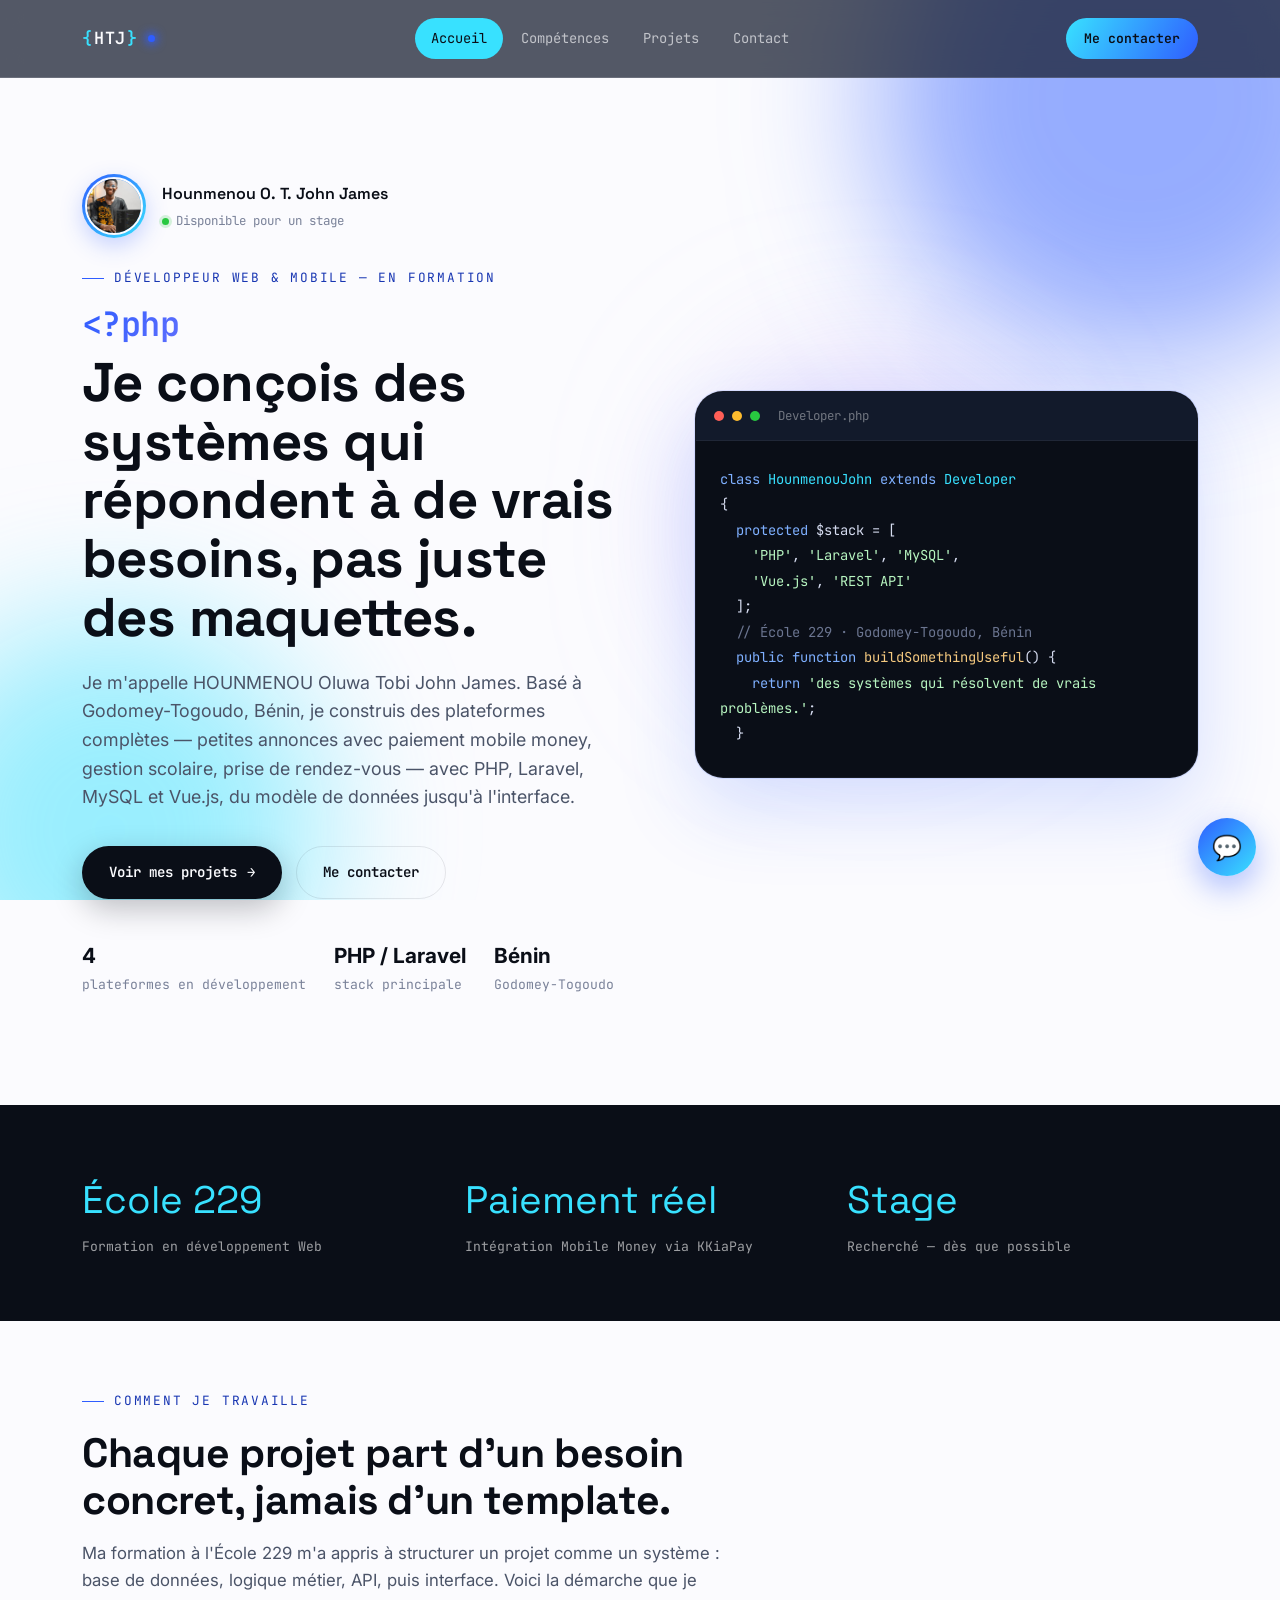
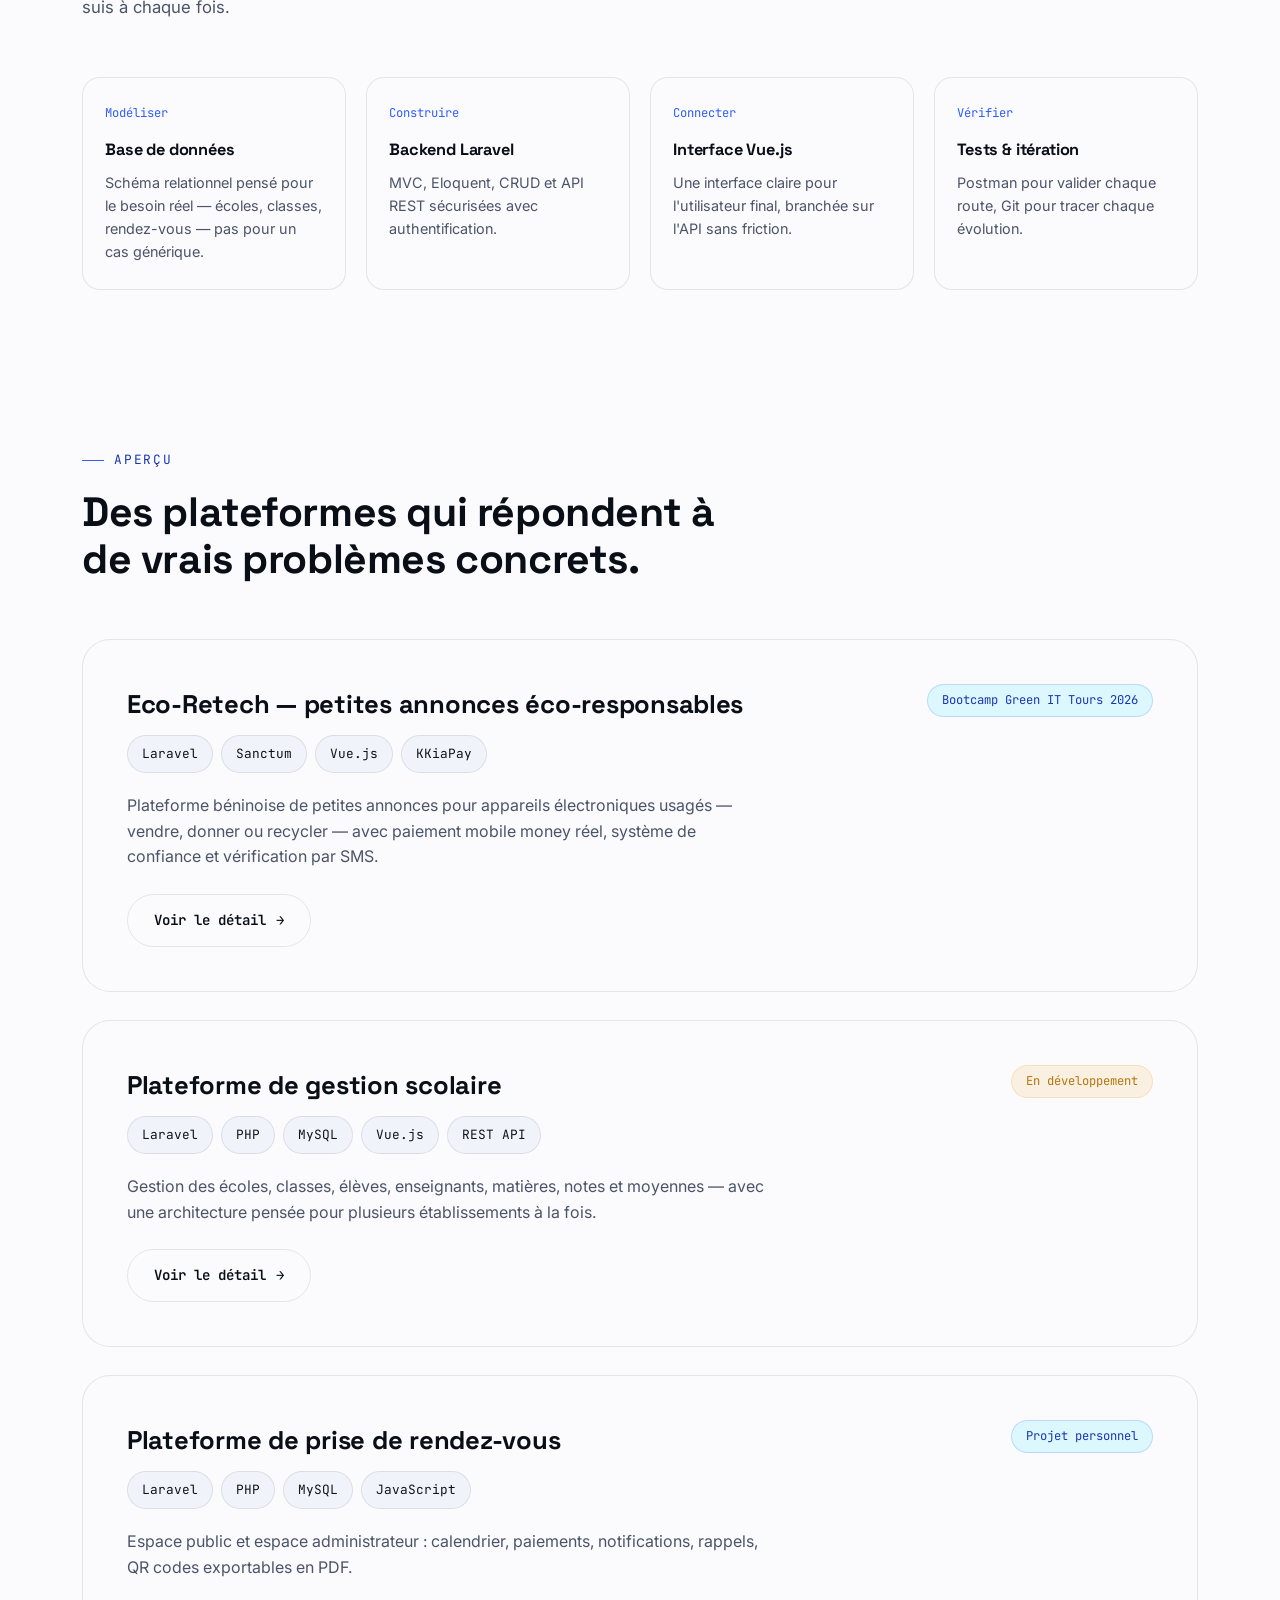
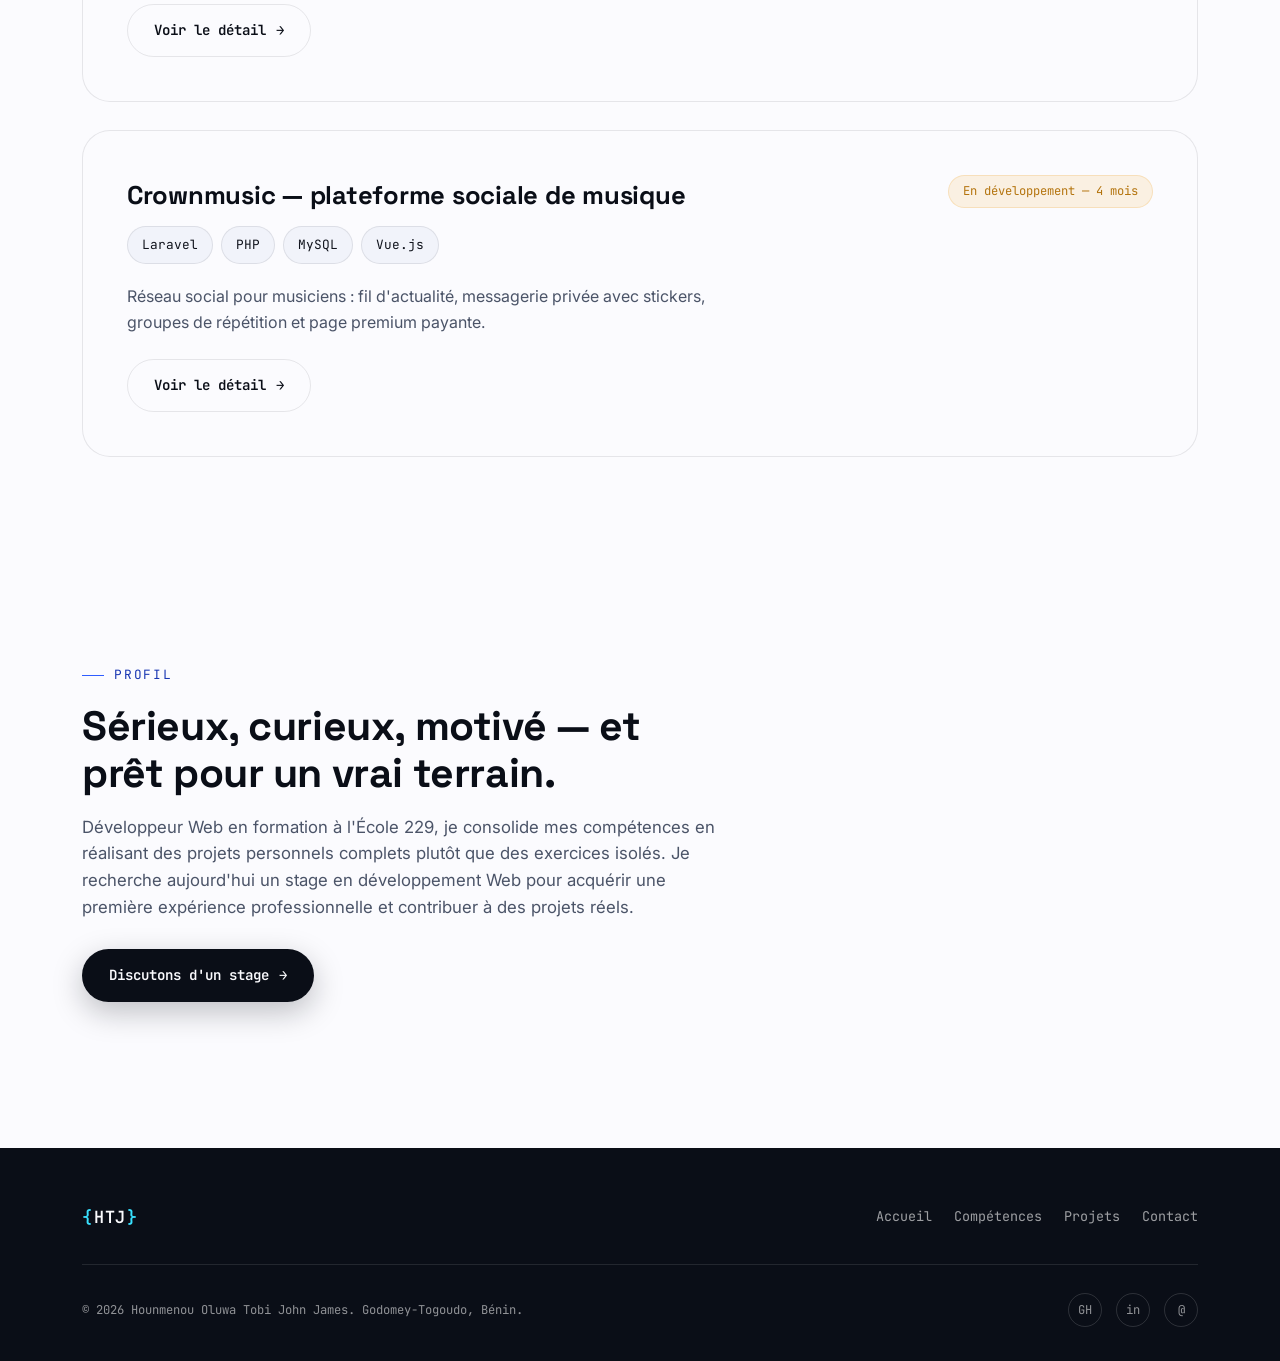
<file: index.html>
<!DOCTYPE html>
<html lang="fr">

<head>
    <meta charset="UTF-8">
    <meta name="viewport" content="width=device-width, initial-scale=1.0">
    <title>Hounmenou John James — Développeur Web &amp; Mobile</title>
    <link rel="manifest" href="/manifest.json">
    <link rel="icon" href="/icon-192.png">
    <meta name="description"
        content="Portfolio de HOUNMENOU Oluwa Tobi John James, développeur Web & Mobile en formation — PHP, Laravel, MySQL, Vue.js.">
    <meta property="og:title" content="John Hounmenou — Développeur Web & Mobile">
    <meta property="og:description" content="Portfolio de HOUNMENOU Oluwa Tobi John James, développeur Web & Mobile.">
    <meta property="og:image" content="https://portfolio-hounmenou.vercel.app/og-image.png">
    <meta property="og:url" content="https://portfolio-hounmenou.vercel.app">
    <meta property="og:type" content="website">    
    <link rel="stylesheet" href="css/style.css">
</head>

<body>

    <div class="blob-field">
        <div class="blob blob--1"></div>
        <div class="blob blob--2"></div>
        <div class="blob blob--3"></div>
    </div>

    <nav class="nav">
        <div class="nav__inner">
            <a href="index.html" class="brand"><span class="brand__bracket">{</span>HTJ<span
                    class="brand__bracket">}</span><span class="brand__dot"></span></a>
            <div class="nav__links">
                <a href="index.html">Accueil</a>
                <a href="competences.html">Compétences</a>
                <a href="projets.html">Projets</a>
                <a href="contact.html">Contact</a>
            </div>
            <a href="contact.html" class="nav__cta">Me contacter</a>
            <button class="nav__toggle" aria-label="Ouvrir le menu">
                <span></span><span></span><span></span>
            </button>
        </div>
    </nav>

    <header class="hero">
        <div class="container hero__grid">
            <div>
                <div class="hero__id reveal">
                    <div class="hero__avatar">
                        <img src="assets/images/johnaffiche.jpeg" alt="Photo de Hounmenou Oluwa Tobi John James">
                    </div>
                    <div class="hero__id-text">
                        <span class="hero__name">Hounmenou O. T. John James</span>
                        <span class="hero__status"><span class="status-dot"></span>Disponible pour un stage</span>
                    </div>
                </div>
                <div class="eyebrow">Développeur Web &amp; Mobile — en formation</div>
                <h1 class="hero__title">
                    <code>&lt;?php</code>
                    Je conçois des systèmes qui répondent à de vrais besoins, pas juste des maquettes.
                </h1>
                <p class="hero__lede">
                    Je m'appelle HOUNMENOU Oluwa Tobi John James. Basé à Godomey-Togoudo, Bénin, je construis des
                    plateformes complètes — petites annonces avec paiement mobile money, gestion scolaire, prise de
                    rendez-vous — avec PHP, Laravel, MySQL et Vue.js, du modèle de données jusqu'à l'interface.
                </p>
                <div class="hero__actions">
                    <a href="projets.html" class="btn btn--primary">Voir mes projets <span
                            class="btn__arrow">→</span></a>
                    <a href="contact.html" class="btn btn--ghost">Me contacter</a>
                </div>
                <div class="hero__meta">
                    <div><strong>4</strong>plateformes en développement</div>
                    <div><strong>PHP / Laravel</strong>stack principale</div>
                    <div><strong>Bénin</strong>Godomey-Togoudo</div>
                </div>
            </div>

            <div class="terminal reveal">
                <div class="terminal__bar">
                    <span class="terminal__dot terminal__dot--r"></span>
                    <span class="terminal__dot terminal__dot--y"></span>
                    <span class="terminal__dot terminal__dot--g"></span>
                    <span class="terminal__label">Developer.php</span>
                </div>
                <div class="terminal__body" data-terminal></div>
            </div>
        </div>
    </header>

    <section class="stripe">
        <div class="container stripe__grid">
            <div class="reveal">
                <div class="stripe__num">École 229</div>
                <div class="stripe__label">Formation en développement Web</div>
            </div>
            <div class="reveal">
                <div class="stripe__num">Paiement réel</div>
                <div class="stripe__label">Intégration Mobile Money via KKiaPay</div>
            </div>
            <div class="reveal">
                <div class="stripe__num">Stage</div>
                <div class="stripe__label">Recherché — dès que possible</div>
            </div>
        </div>
    </section>

    <section class="section blueprint">
        <div class="container">
            <div class="section__head reveal">
                <div class="eyebrow">Comment je travaille</div>
                <h2 class="section__title">Chaque projet part d'un besoin concret, jamais d'un template.</h2>
                <p class="section__lede">Ma formation à l'École 229 m'a appris à structurer un projet comme un système :
                    base de données, logique métier, API, puis interface. Voici la démarche que je suis à chaque fois.
                </p>
            </div>
            <div class="blueprint__nodes">
                <div class="node reveal">
                    <span class="node__index">Modéliser</span>
                    <h3 class="node__title">Base de données</h3>
                    <p class="node__desc">Schéma relationnel pensé pour le besoin réel — écoles, classes, rendez-vous —
                        pas pour un cas générique.</p>
                </div>
                <div class="node reveal">
                    <span class="node__index">Construire</span>
                    <h3 class="node__title">Backend Laravel</h3>
                    <p class="node__desc">MVC, Eloquent, CRUD et API REST sécurisées avec authentification.</p>
                </div>
                <div class="node reveal">
                    <span class="node__index">Connecter</span>
                    <h3 class="node__title">Interface Vue.js</h3>
                    <p class="node__desc">Une interface claire pour l'utilisateur final, branchée sur l'API sans
                        friction.</p>
                </div>
                <div class="node reveal">
                    <span class="node__index">Vérifier</span>
                    <h3 class="node__title">Tests &amp; itération</h3>
                    <p class="node__desc">Postman pour valider chaque route, Git pour tracer chaque évolution.</p>
                </div>
            </div>
        </div>
    </section>

    <section class="section section--tight">
        <div class="container">
            <div class="section__head reveal">
                <div class="eyebrow">Aperçu</div>
                <h2 class="section__title">Des plateformes qui répondent à de vrais problèmes concrets.</h2>
            </div>

            <div class="project reveal">
                <div class="project__top">
                    <div>
                        <h3 class="project__title">Eco-Retech — petites annonces éco-responsables</h3>
                        <div class="project__stack">
                            <span class="pill">Laravel</span><span class="pill">Sanctum</span><span
                                class="pill">Vue.js</span><span class="pill">KKiaPay</span>
                        </div>
                    </div>
                    <span class="project__status">Bootcamp Green IT Tours 2026</span>
                </div>
                <p class="project__desc">Plateforme béninoise de petites annonces pour appareils électroniques usagés
                    — vendre, donner ou recycler — avec paiement mobile money réel, système de confiance et
                    vérification par SMS.</p>
                <a href="projets.html" class="btn btn--ghost">Voir le détail <span class="btn__arrow">→</span></a>
            </div>

            <div class="project reveal">
                <div class="project__top">
                    <div>
                        <h3 class="project__title">Plateforme de gestion scolaire</h3>
                        <div class="project__stack">
                            <span class="pill">Laravel</span><span class="pill">PHP</span><span
                                class="pill">MySQL</span><span class="pill">Vue.js</span><span class="pill">REST
                                API</span>
                        </div>
                    </div>
                    <span class="project__status project__status--dev">En développement</span>
                </div>
                <p class="project__desc">Gestion des écoles, classes, élèves, enseignants, matières, notes et moyennes —
                    avec une architecture pensée pour plusieurs établissements à la fois.</p>
                <a href="projets.html" class="btn btn--ghost">Voir le détail <span class="btn__arrow">→</span></a>
            </div>

            <div class="project reveal">
                <div class="project__top">
                    <div>
                        <h3 class="project__title">Plateforme de prise de rendez-vous</h3>
                        <div class="project__stack">
                            <span class="pill">Laravel</span><span class="pill">PHP</span><span
                                class="pill">MySQL</span><span class="pill">JavaScript</span>
                        </div>
                    </div>
                    <span class="project__status">Projet personnel</span>
                </div>
                <p class="project__desc">Espace public et espace administrateur : calendrier, paiements, notifications,
                    rappels, QR codes exportables en PDF.</p>
                <a href="projets.html" class="btn btn--ghost">Voir le détail <span class="btn__arrow">→</span></a>
            </div>

            <div class="project reveal">
                <div class="project__top">
                    <div>
                        <h3 class="project__title">Crownmusic — plateforme sociale de musique</h3>
                        <div class="project__stack">
                            <span class="pill">Laravel</span><span class="pill">PHP</span><span
                                class="pill">MySQL</span><span class="pill">Vue.js</span>
                        </div>
                    </div>
                    <span class="project__status project__status--dev">En développement — 4 mois</span>
                </div>
                <p class="project__desc">Réseau social pour musiciens : fil d'actualité, messagerie privée avec
                    stickers, groupes de répétition et page premium payante.</p>
                <a href="projets.html" class="btn btn--ghost">Voir le détail <span class="btn__arrow">→</span></a>
            </div>
        </div>
    </section>

    <section class="section section--tight">
        <div class="container">
            <div class="section__head reveal">
                <div class="eyebrow">Profil</div>
                <h2 class="section__title">Sérieux, curieux, motivé — et prêt pour un vrai terrain.</h2>
                <p class="section__lede">
                    Développeur Web en formation à l'École 229, je consolide mes compétences en réalisant des projets
                    personnels complets plutôt que des exercices isolés. Je recherche aujourd'hui un stage en
                    développement Web pour acquérir une première expérience professionnelle et contribuer à des projets
                    réels.
                </p>
                <div class="hero__actions" style="margin-top:28px;">
                    <a href="contact.html" class="btn btn--primary">Discutons d'un stage <span
                            class="btn__arrow">→</span></a>
                </div>
            </div>
        </div>
    </section>

    <footer class="footer">
        <div class="container">
            <div class="footer__top">
                <a href="index.html" class="brand"><span class="brand__bracket">{</span>HTJ<span
                        class="brand__bracket">}</span></a>
                <div class="footer__links">
                    <a href="index.html">Accueil</a>
                    <a href="competences.html">Compétences</a>
                    <a href="projets.html">Projets</a>
                    <a href="contact.html">Contact</a>
                </div>
            </div>
            <div class="footer__bottom">
                <span>© 2026 Hounmenou Oluwa Tobi John James. Godomey-Togoudo, Bénin.</span>
                <div class="footer__socials">
                    <a href="https://github.com/hounmenoutobi11-hub" target="_blank" rel="noopener"
                        aria-label="GitHub">GH</a>
                    <a href="https://linkedin.com/in/tobi-hounmenou-9b517a405/" target="_blank" rel="noopener"
                        aria-label="LinkedIn">in</a>
                    <a href="mailto:hounmenoutobi11@gmail.com" aria-label="Email">@</a>
                </div>
            </div>
        </div>
    </footer>

    <script src="js/script.js"></script>
    <link rel="stylesheet" href="css/chat-widget.css">
    <script src="js/chat-widget.js"></script>
</body>

</html>
</file>
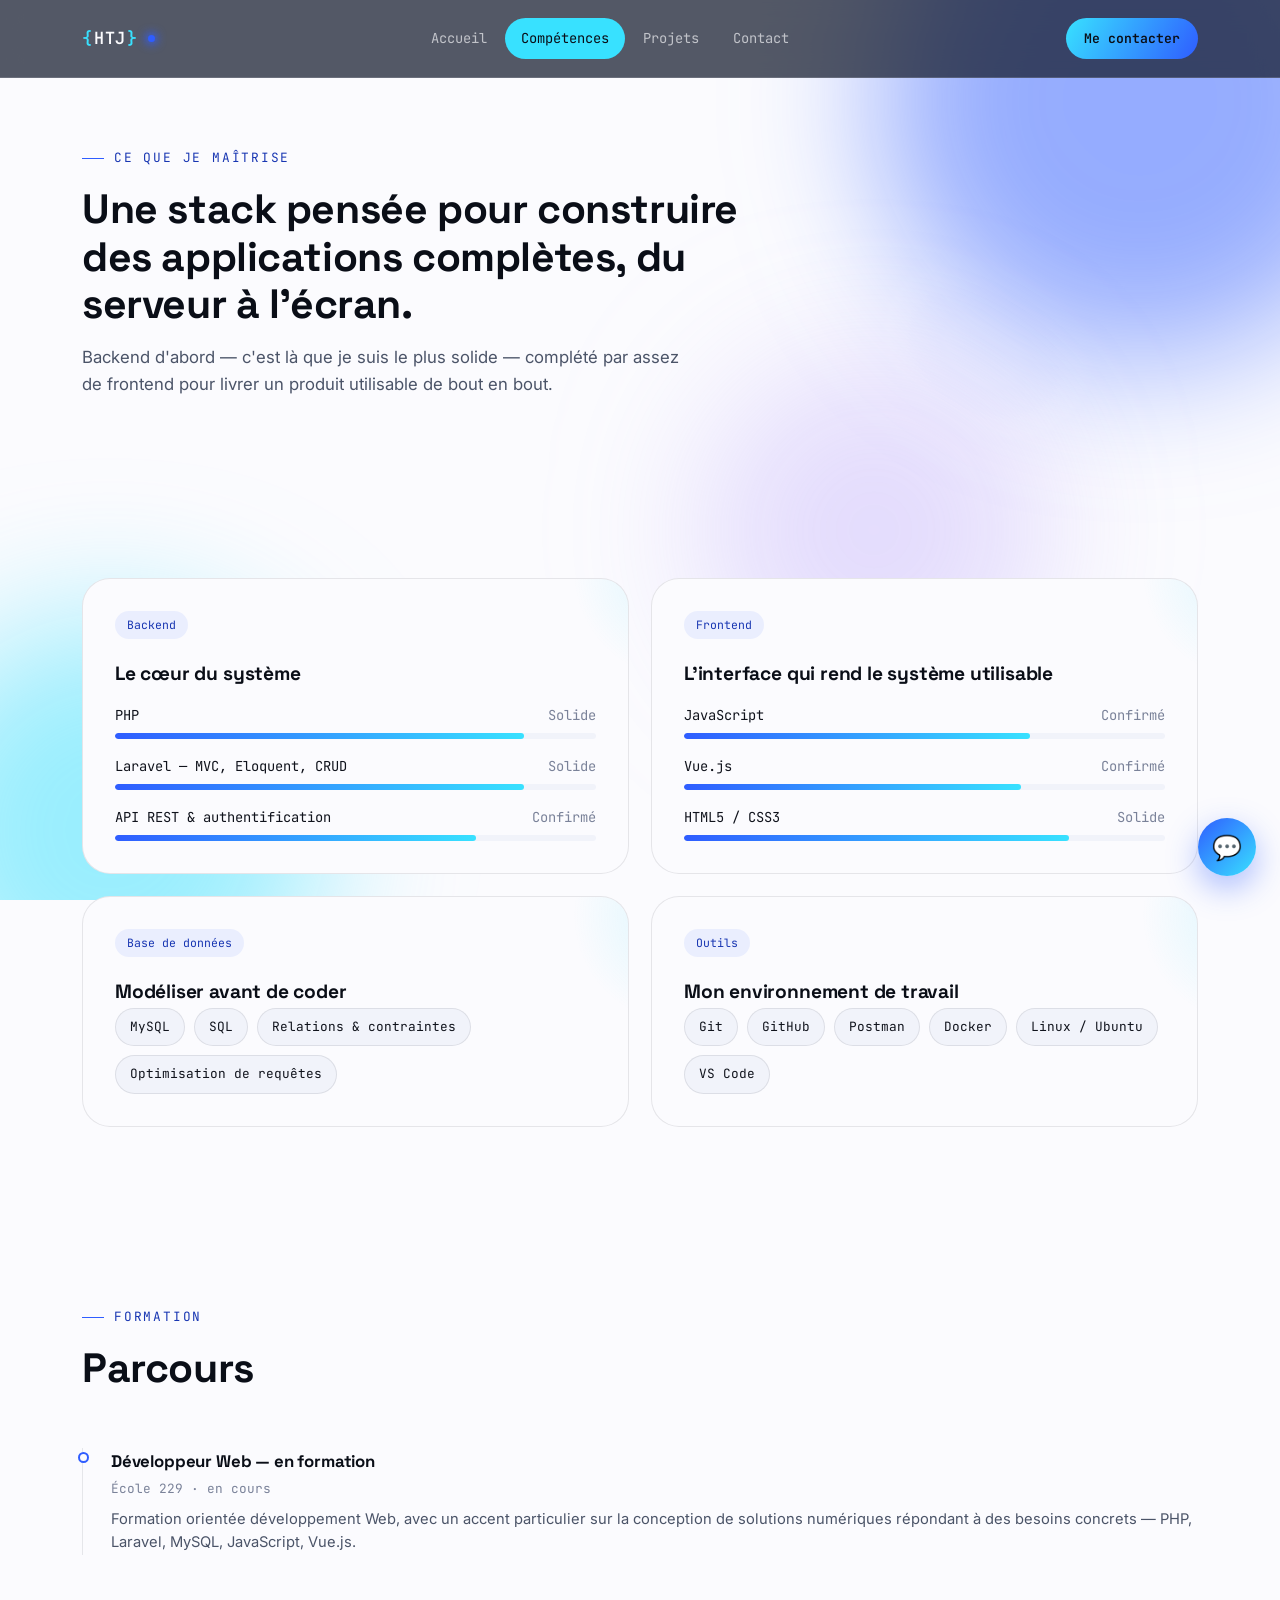
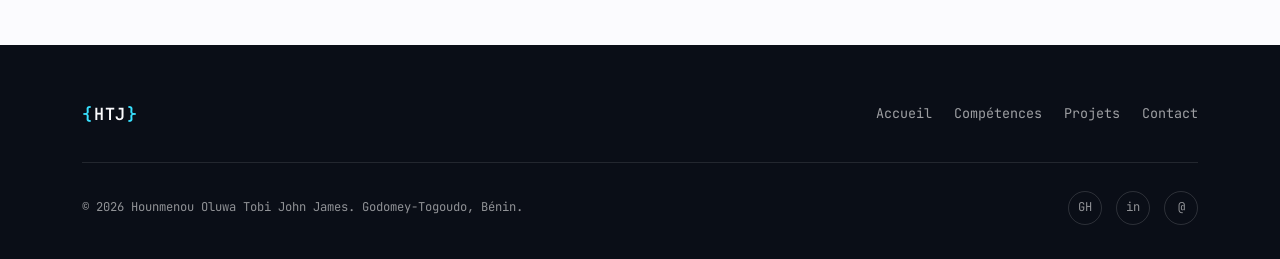
<file: competences.html>
<!DOCTYPE html>
<html lang="fr">

<head>
    <meta charset="UTF-8">
    <meta name="viewport" content="width=device-width, initial-scale=1.0">
    <title>Compétences — Hounmenou John James</title>
    <meta name="description"
        content="Compétences techniques de Hounmenou John James : PHP, Laravel, MySQL, Vue.js, API REST.">
    <link rel="stylesheet" href="css/style.css">
</head>

<body>

    <div class="blob-field">
        <div class="blob blob--1"></div>
        <div class="blob blob--2"></div>
        <div class="blob blob--3"></div>
    </div>

    <nav class="nav">
        <div class="nav__inner">
            <a href="index.html" class="brand"><span class="brand__bracket">{</span>HTJ<span
                    class="brand__bracket">}</span><span class="brand__dot"></span></a>
            <div class="nav__links">
                <a href="index.html">Accueil</a>
                <a href="competences.html">Compétences</a>
                <a href="projets.html">Projets</a>
                <a href="contact.html">Contact</a>
            </div>
            <a href="contact.html" class="nav__cta">Me contacter</a>
            <button class="nav__toggle" aria-label="Ouvrir le menu">
                <span></span><span></span><span></span>
            </button>
        </div>
    </nav>

    <header class="section section--tight" style="padding-top:70px;">
        <div class="container">
            <div class="eyebrow reveal">Ce que je maîtrise</div>
            <h1 class="section__title reveal" style="max-width:680px;">Une stack pensée pour construire des applications
                complètes, du serveur à l'écran.</h1>
            <p class="section__lede reveal" style="max-width:600px;">Backend d'abord — c'est là que je suis le plus
                solide — complété par assez de frontend pour livrer un produit utilisable de bout en bout.</p>
        </div>
    </header>

    <section class="section section--tight">
        <div class="container">
            <div class="skill-groups">

                <div class="skill-card reveal">
                    <div class="skill-card__head">
                        <span class="skill-card__tag">Backend</span>
                    </div>
                    <h3 class="skill-card__title">Le cœur du système</h3>
                    <div class="bar-list">
                        <div>
                            <div class="bar-row__top"><span>PHP</span><span>Solide</span></div>
                            <div class="bar-track">
                                <div class="bar-fill" data-value="85"></div>
                            </div>
                        </div>
                        <div>
                            <div class="bar-row__top"><span>Laravel — MVC, Eloquent, CRUD</span><span>Solide</span>
                            </div>
                            <div class="bar-track">
                                <div class="bar-fill" data-value="85"></div>
                            </div>
                        </div>
                        <div>
                            <div class="bar-row__top"><span>API REST &amp; authentification</span><span>Confirmé</span>
                            </div>
                            <div class="bar-track">
                                <div class="bar-fill" data-value="75"></div>
                            </div>
                        </div>
                    </div>
                </div>

                <div class="skill-card reveal">
                    <div class="skill-card__head">
                        <span class="skill-card__tag">Frontend</span>
                    </div>
                    <h3 class="skill-card__title">L'interface qui rend le système utilisable</h3>
                    <div class="bar-list">
                        <div>
                            <div class="bar-row__top"><span>JavaScript</span><span>Confirmé</span></div>
                            <div class="bar-track">
                                <div class="bar-fill" data-value="72"></div>
                            </div>
                        </div>
                        <div>
                            <div class="bar-row__top"><span>Vue.js</span><span>Confirmé</span></div>
                            <div class="bar-track">
                                <div class="bar-fill" data-value="70"></div>
                            </div>
                        </div>
                        <div>
                            <div class="bar-row__top"><span>HTML5 / CSS3</span><span>Solide</span></div>
                            <div class="bar-track">
                                <div class="bar-fill" data-value="80"></div>
                            </div>
                        </div>
                    </div>
                </div>

                <div class="skill-card reveal">
                    <div class="skill-card__head">
                        <span class="skill-card__tag">Base de données</span>
                    </div>
                    <h3 class="skill-card__title">Modéliser avant de coder</h3>
                    <div class="pill-row">
                        <span class="pill">MySQL</span>
                        <span class="pill">SQL</span>
                        <span class="pill">Relations &amp; contraintes</span>
                        <span class="pill">Optimisation de requêtes</span>
                    </div>
                </div>

                <div class="skill-card reveal">
                    <div class="skill-card__head">
                        <span class="skill-card__tag">Outils</span>
                    </div>
                    <h3 class="skill-card__title">Mon environnement de travail</h3>
                    <div class="pill-row">
                        <span class="pill">Git</span>
                        <span class="pill">GitHub</span>
                        <span class="pill">Postman</span>
                        <span class="pill">Docker</span>
                        <span class="pill">Linux / Ubuntu</span>
                        <span class="pill">VS Code</span>
                    </div>
                </div>

            </div>
        </div>
    </section>

    <section class="section section--tight">
        <div class="container">
            <div class="section__head reveal">
                <div class="eyebrow">Formation</div>
                <h2 class="section__title">Parcours</h2>
            </div>
            <div class="timeline reveal">
                <div class="timeline__item">
                    <h3 class="timeline__title">Développeur Web — en formation</h3>
                    <div class="timeline__meta">École 229 · en cours</div>
                    <p class="timeline__desc">Formation orientée développement Web, avec un accent particulier sur la
                        conception de solutions numériques répondant à des besoins concrets — PHP, Laravel, MySQL,
                        JavaScript, Vue.js.</p>
                </div>
            </div>
        </div>
    </section>

    <footer class="footer">
        <div class="container">
            <div class="footer__top">
                <a href="index.html" class="brand"><span class="brand__bracket">{</span>HTJ<span
                        class="brand__bracket">}</span></a>
                <div class="footer__links">
                    <a href="index.html">Accueil</a>
                    <a href="competences.html">Compétences</a>
                    <a href="projets.html">Projets</a>
                    <a href="contact.html">Contact</a>
                </div>
            </div>
            <div class="footer__bottom">
                <span>© 2026 Hounmenou Oluwa Tobi John James. Godomey-Togoudo, Bénin.</span>
                <div class="footer__socials">
                    <a href="https://github.com/hounmenoutobi11-hub" target="_blank" rel="noopener"
                        aria-label="GitHub">GH</a>
                    <a href="https://linkedin.com/in/tobi-hounmenou-9b517a405/" target="_blank" rel="noopener"
                        aria-label="LinkedIn">in</a>
                    <a href="mailto:hounmenoutobi11@gmail.com" aria-label="Email">@</a>
                </div>
            </div>
        </div>
    </footer>

    <script src="js/script.js"></script>
    <link rel="stylesheet" href="css/chat-widget.css">
    <script src="js/chat-widget.js"></script>
</body>

</html>
</file>
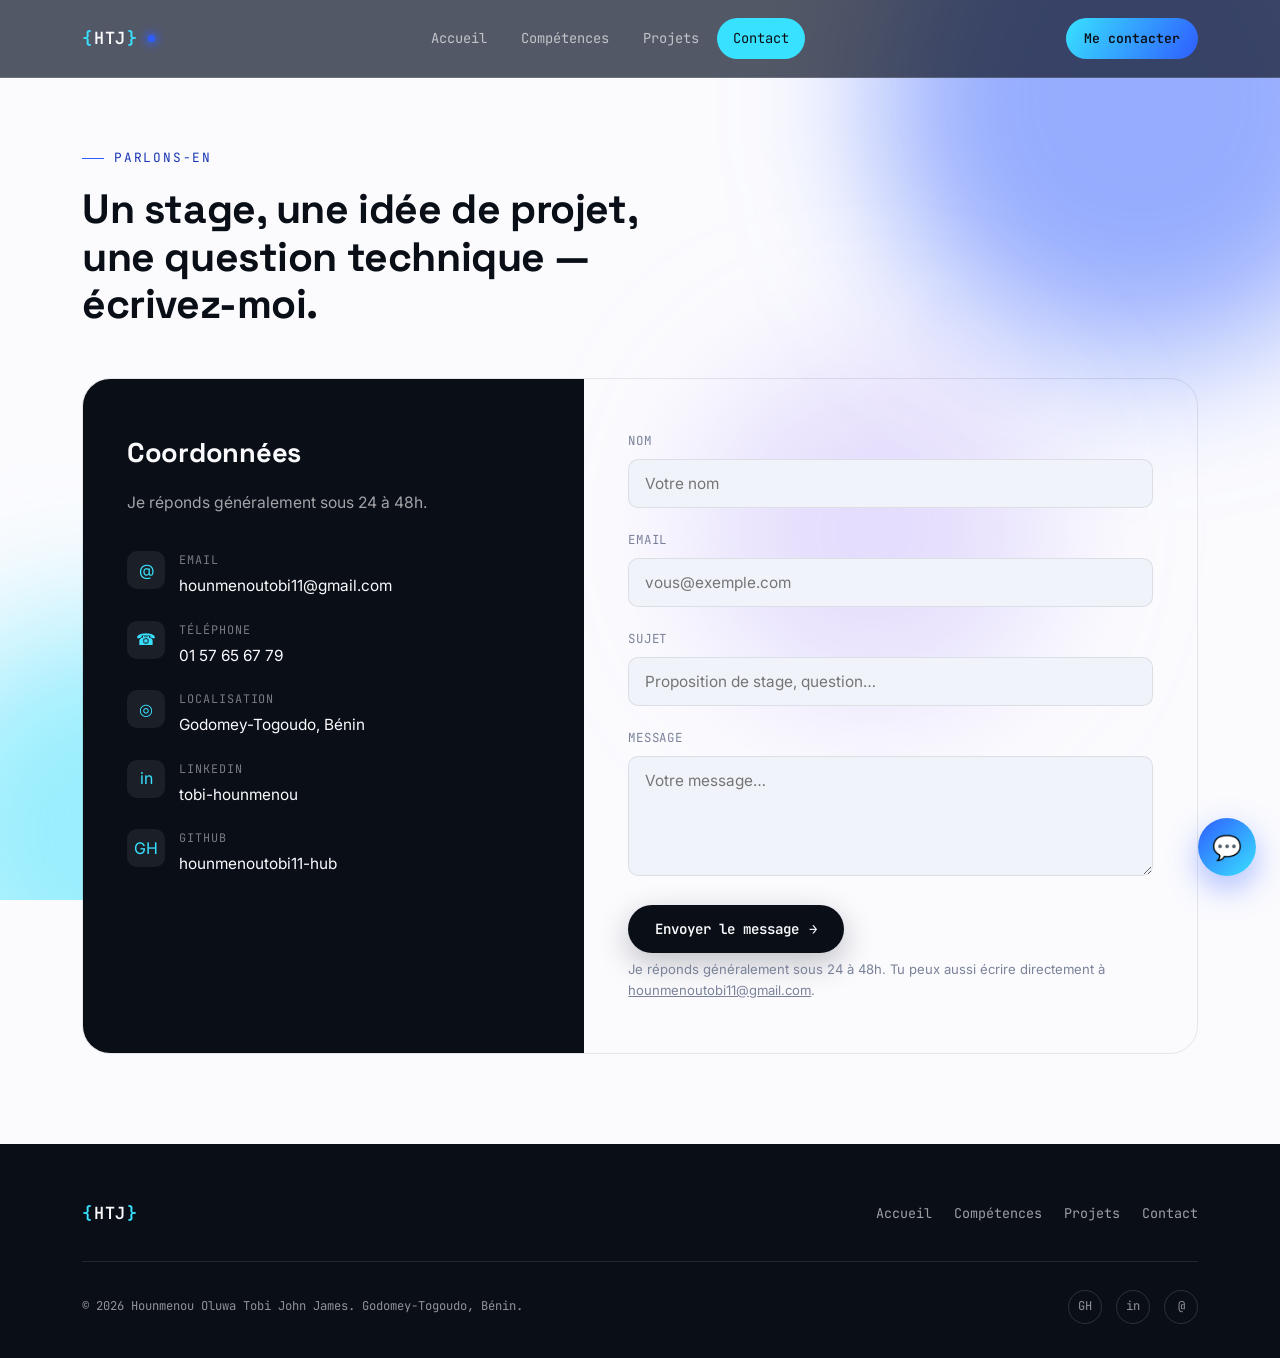
<file: contact.html>
<!DOCTYPE html>
<html lang="fr">

<head>
    <meta charset="UTF-8">
    <meta name="viewport" content="width=device-width, initial-scale=1.0">
    <title>Contact — Hounmenou John James</title>
    <meta name="description"
        content="Contacter Hounmenou John James, développeur Web & Mobile en formation, pour un stage ou une collaboration.">
    <link rel="stylesheet" href="css/style.css">
</head>

<body>

    <div class="blob-field">
        <div class="blob blob--1"></div>
        <div class="blob blob--2"></div>
        <div class="blob blob--3"></div>
    </div>

    <nav class="nav">
        <div class="nav__inner">
            <a href="index.html" class="brand"><span class="brand__bracket">{</span>HTJ<span
                    class="brand__bracket">}</span><span class="brand__dot"></span></a>
            <div class="nav__links">
                <a href="index.html">Accueil</a>
                <a href="competences.html">Compétences</a>
                <a href="projets.html">Projets</a>
                <a href="contact.html">Contact</a>
            </div>
            <a href="contact.html" class="nav__cta">Me contacter</a>
            <button class="nav__toggle" aria-label="Ouvrir le menu">
                <span></span><span></span><span></span>
            </button>
        </div>
    </nav>

    <header class="section section--tight" style="padding-top:70px; padding-bottom:50px;">
        <div class="container">
            <div class="eyebrow reveal">Parlons-en</div>
            <h1 class="section__title reveal" style="max-width:600px;">Un stage, une idée de projet, une question
                technique — écrivez-moi.</h1>
        </div>
    </header>

    <section class="section section--tight" style="padding-top:0;">
        <div class="container">
            <div class="contact-wrap reveal">

                <div class="contact-panel">
                    <h2 class="contact-panel__title">Coordonnées</h2>
                    <p class="contact-panel__lede">Je réponds généralement sous 24 à 48h.</p>

                    <div class="contact-item">
                        <div class="contact-item__icon">@</div>
                        <div>
                            <div class="contact-item__label">Email</div>
                            <a class="contact-item__value"
                                href="mailto:hounmenoutobi11@gmail.com">hounmenoutobi11@gmail.com</a>
                        </div>
                    </div>

                    <div class="contact-item">
                        <div class="contact-item__icon">☎</div>
                        <div>
                            <div class="contact-item__label">Téléphone</div>
                            <a class="contact-item__value" href="tel:0157656779">01 57 65 67 79</a>
                        </div>
                    </div>

                    <div class="contact-item">
                        <div class="contact-item__icon">◎</div>
                        <div>
                            <div class="contact-item__label">Localisation</div>
                            <span class="contact-item__value">Godomey-Togoudo, Bénin</span>
                        </div>
                    </div>

                    <div class="contact-item">
                        <div class="contact-item__icon">in</div>
                        <div>
                            <div class="contact-item__label">LinkedIn</div>
                            <a class="contact-item__value" href="https://linkedin.com/in/tobi-hounmenou-9b517a405/"
                                target="_blank" rel="noopener">tobi-hounmenou</a>
                        </div>
                    </div>

                    <div class="contact-item">
                        <div class="contact-item__icon">GH</div>
                        <div>
                            <div class="contact-item__label">GitHub</div>
                            <a class="contact-item__value" href="https://github.com/hounmenoutobi11-hub" target="_blank"
                                rel="noopener">hounmenoutobi11-hub</a>
                        </div>
                    </div>
                </div>

                <form class="contact-form" data-contact-form action="https://portfolio-messagerie.onrender.com/messages" method="POST">
                    <input type="hidden" name="_subject" value="Nouveau message depuis le portfolio">
                    <div class="form-row">
                        <label for="name">Nom</label>
                        <input type="text" id="name" name="name" placeholder="Votre nom" required>
                    </div>
                    <div class="form-row">
                        <label for="email">Email</label>
                        <input type="email" id="email" name="email" placeholder="vous@exemple.com" required>
                    </div>
                    <div class="form-row">
                        <label for="subject">Sujet</label>
                        <input type="text" id="subject" name="subject" placeholder="Proposition de stage, question…">
                    </div>
                    <div class="form-row">
                        <label for="message">Message</label>
                        <textarea id="message" name="message" placeholder="Votre message…" required></textarea>
                    </div>
                    <button type="submit" class="btn btn--primary">Envoyer le message <span
                            class="btn__arrow">→</span></button>
                    <p class="form-note" data-form-note>Je réponds généralement sous 24 à 48h. Tu peux aussi écrire
                        directement à <a href="mailto:hounmenoutobi11@gmail.com"
                            style="text-decoration:underline;">hounmenoutobi11@gmail.com</a>.</p>
                </form>

            </div>
        </div>
    </section>

    <footer class="footer">
        <div class="container">
            <div class="footer__top">
                <a href="index.html" class="brand"><span class="brand__bracket">{</span>HTJ<span
                        class="brand__bracket">}</span></a>
                <div class="footer__links">
                    <a href="index.html">Accueil</a>
                    <a href="competences.html">Compétences</a>
                    <a href="projets.html">Projets</a>
                    <a href="contact.html">Contact</a>
                </div>
            </div>
            <div class="footer__bottom">
                <span>© 2026 Hounmenou Oluwa Tobi John James. Godomey-Togoudo, Bénin.</span>
                <div class="footer__socials">
                    <a href="https://github.com/hounmenoutobi11-hub" target="_blank" rel="noopener"
                        aria-label="GitHub">GH</a>
                    <a href="https://linkedin.com/in/tobi-hounmenou-9b517a405/" target="_blank" rel="noopener"
                        aria-label="LinkedIn">in</a>
                    <a href="mailto:hounmenoutobi11@gmail.com" aria-label="Email">@</a>
                </div>
            </div>
        </div>
    </footer>

    <script src="js/script.js"></script>
    <link rel="stylesheet" href="css/chat-widget.css">
    <script src="js/chat-widget.js"></script>
</body>

</html>
</file>
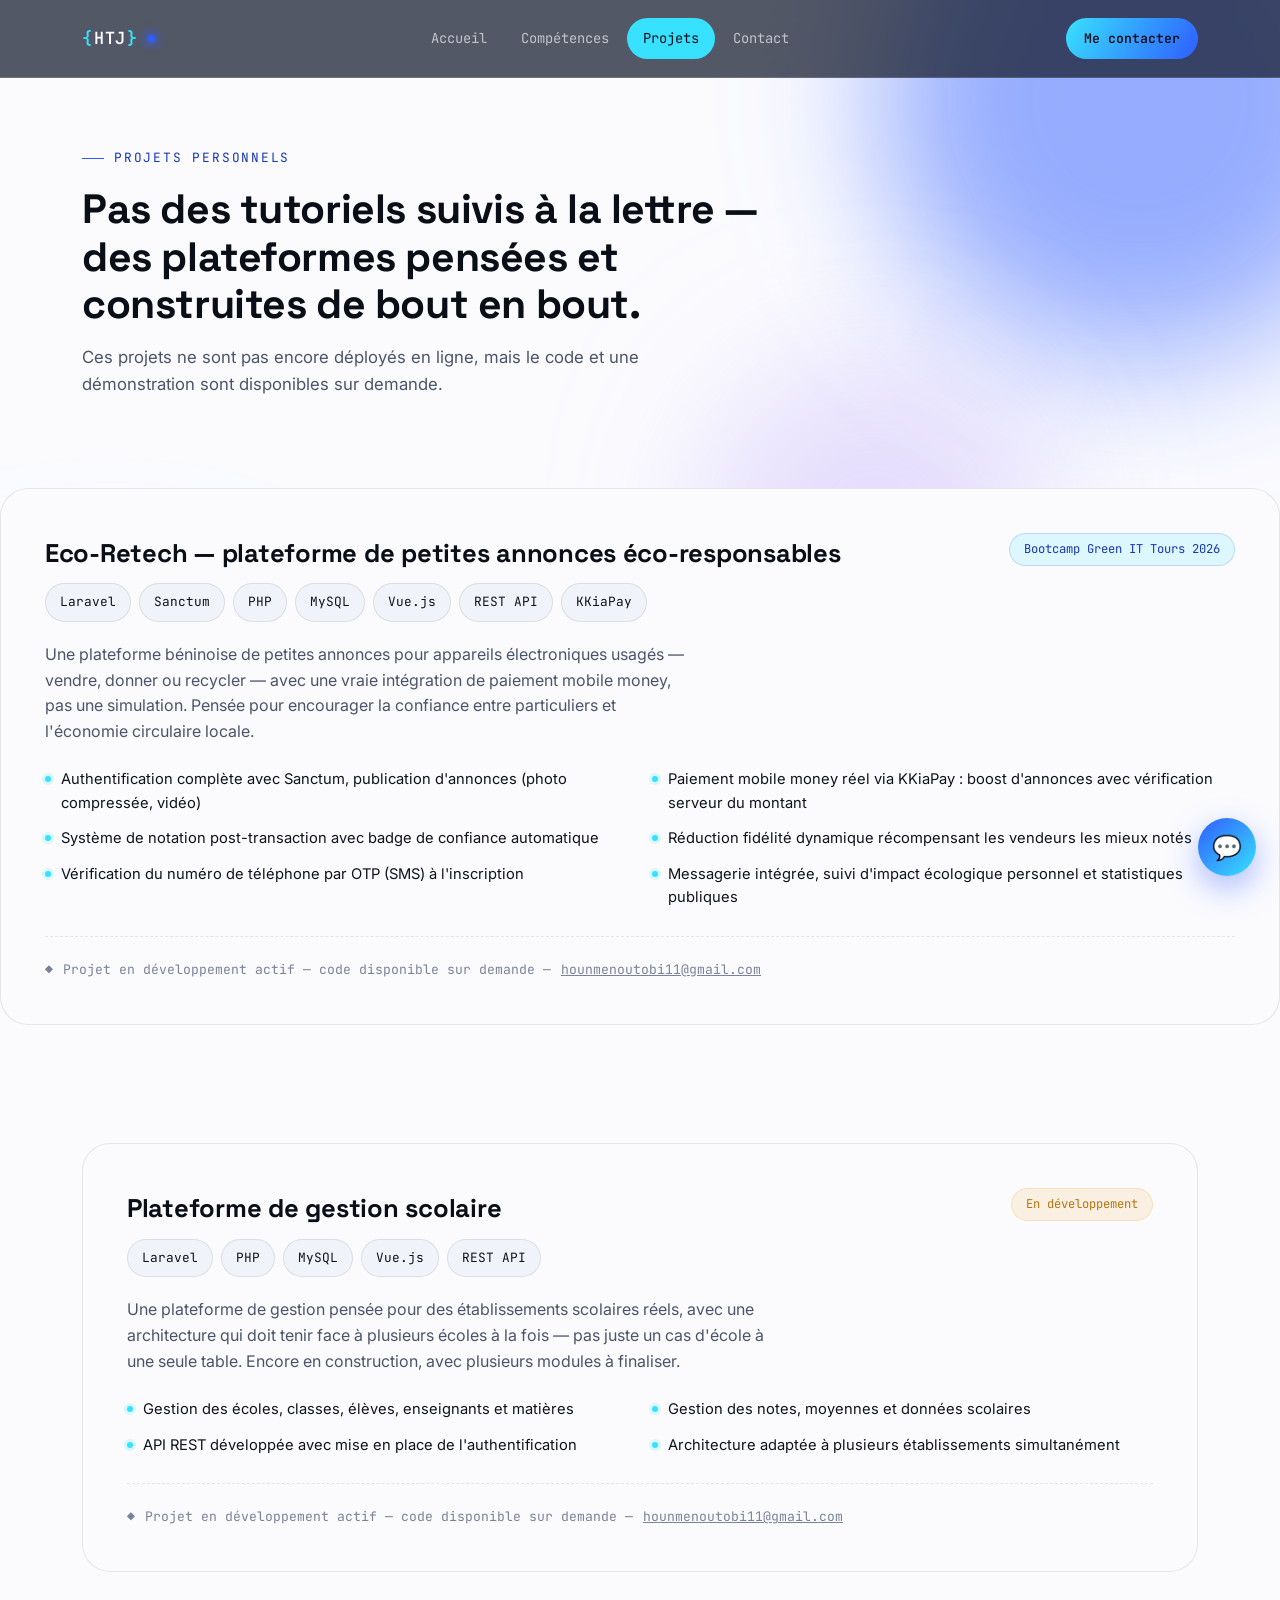
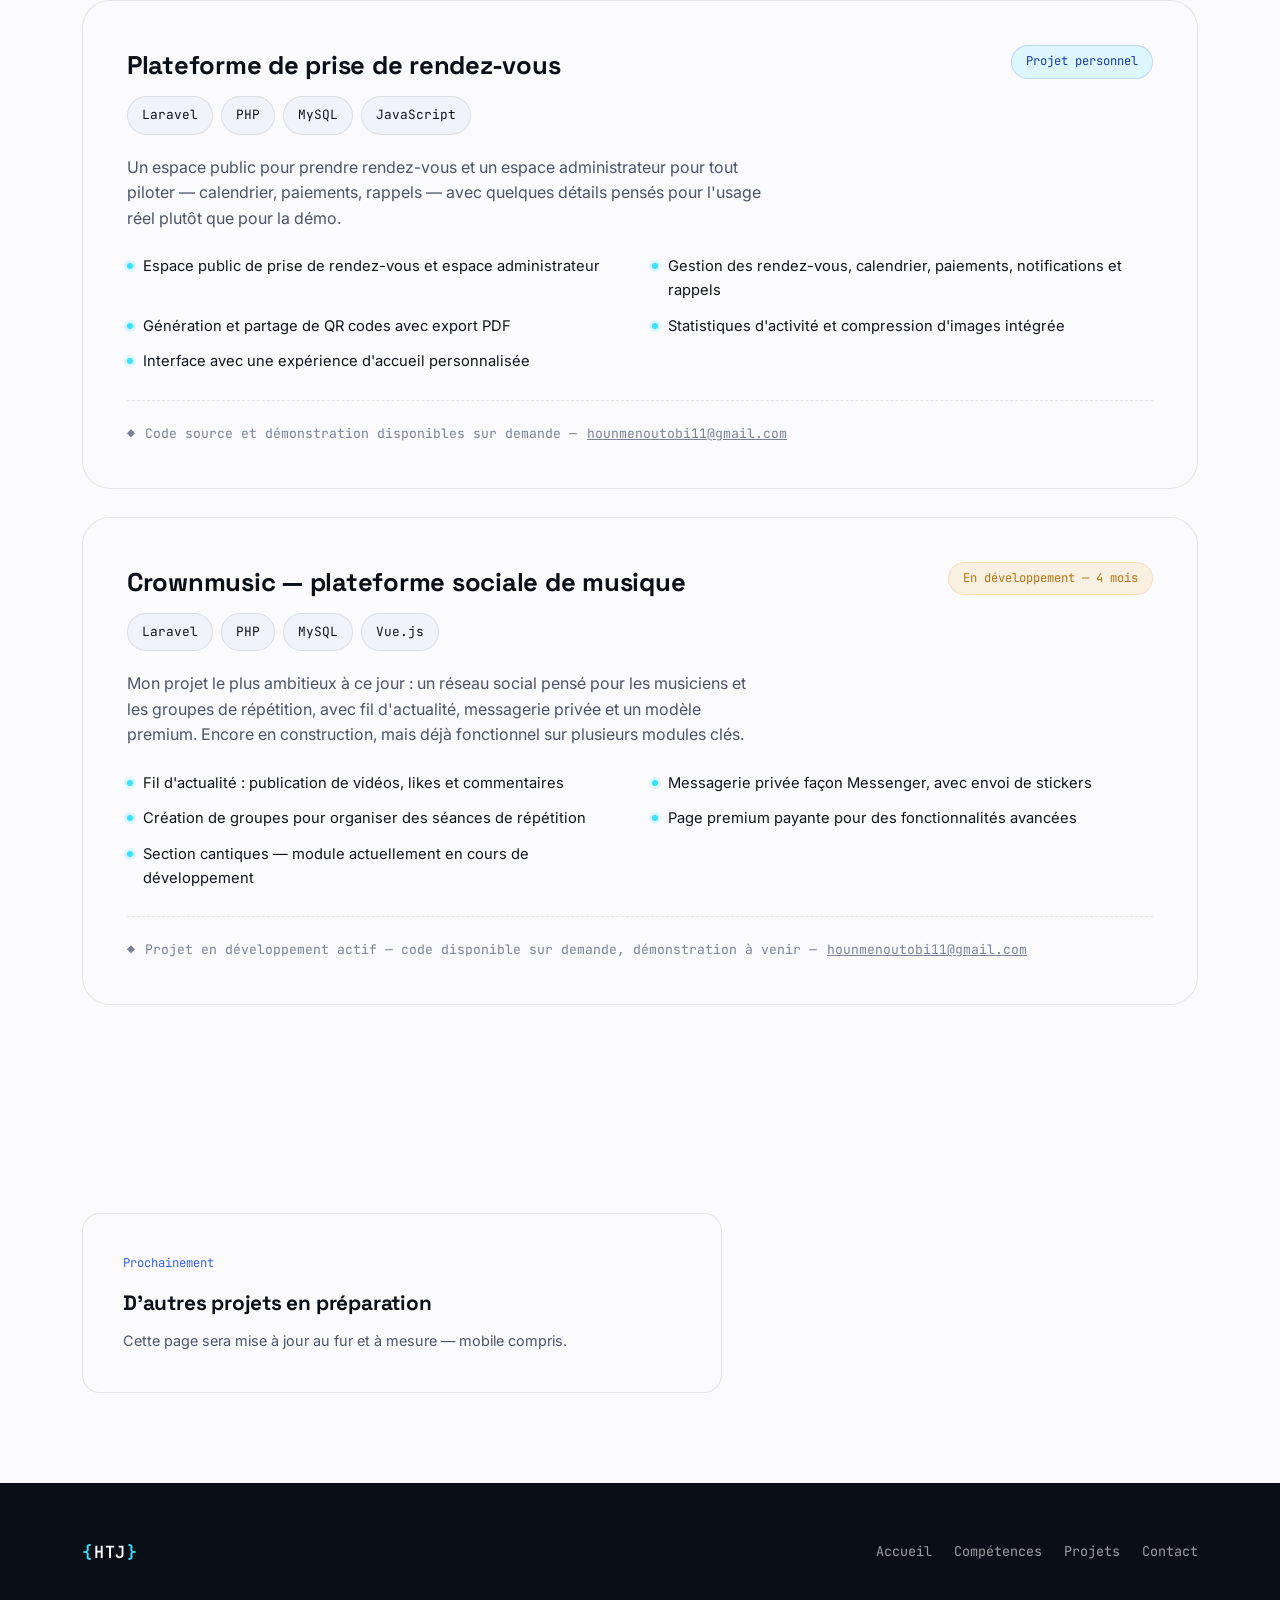
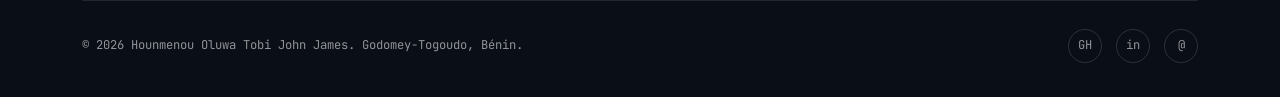
<file: projets.html>
<!DOCTYPE html>
<html lang="fr">

<head>
    <meta charset="UTF-8">
    <meta name="viewport" content="width=device-width, initial-scale=1.0">
    <title>Projets — Hounmenou John James</title>
        <meta name="description"
        content="Projets personnels de Hounmenou John James : Eco-Retech, plateforme de gestion scolaire, plateforme de prise de rendez-vous et Crownmusic.">
    <link rel="stylesheet" href="css/style.css">
</head>

<body>

    <div class="blob-field">
        <div class="blob blob--1"></div>
        <div class="blob blob--2"></div>
        <div class="blob blob--3"></div>
    </div>

    <nav class="nav">
        <div class="nav__inner">
            <a href="index.html" class="brand"><span class="brand__bracket">{</span>HTJ<span
                    class="brand__bracket">}</span><span class="brand__dot"></span></a>
            <div class="nav__links">
                <a href="index.html">Accueil</a>
                <a href="competences.html">Compétences</a>
                <a href="projets.html">Projets</a>
                <a href="contact.html">Contact</a>
            </div>
            <a href="contact.html" class="nav__cta">Me contacter</a>
            <button class="nav__toggle" aria-label="Ouvrir le menu">
                <span></span><span></span><span></span>
            </button>
        </div>
    </nav>

    <header class="section section--tight" style="padding-top:70px;">
        <div class="container">
            <div class="eyebrow reveal">Projets personnels</div>
            <h1 class="section__title reveal" style="max-width:680px;">Pas des tutoriels suivis à la lettre — des
                plateformes pensées et construites de bout en bout.</h1>
            <p class="section__lede reveal" style="max-width:600px;">Ces projets ne sont pas encore déployés en ligne,
                mais le code et une démonstration sont disponibles sur demande.</p>
        </div>
    </header>

    <article class="project reveal">
        <div class="project__top">
            <div>
                <h2 class="project__title">Eco-Retech — plateforme de petites annonces éco-responsables</h2>
                <div class="project__stack">
                    <span class="pill">Laravel</span><span class="pill">Sanctum</span><span class="pill">PHP</span><span
                        class="pill">MySQL</span><span class="pill">Vue.js</span><span class="pill">REST API</span><span
                        class="pill">KKiaPay</span>
                </div>
            </div>
            <span class="project__status">Bootcamp Green IT Tours 2026</span>
        </div>
        <p class="project__desc">
            Une plateforme béninoise de petites annonces pour appareils électroniques usagés — vendre, donner
            ou recycler — avec une vraie intégration de paiement mobile money, pas une simulation. Pensée pour
            encourager la confiance entre particuliers et l'économie circulaire locale.
        </p>
        <ul class="project__features">
            <li>Authentification complète avec Sanctum, publication d'annonces (photo compressée, vidéo)</li>
            <li>Paiement mobile money réel via KKiaPay : boost d'annonces avec vérification serveur du montant</li>
            <li>Système de notation post-transaction avec badge de confiance automatique</li>
            <li>Réduction fidélité dynamique récompensant les vendeurs les mieux notés</li>
            <li>Vérification du numéro de téléphone par OTP (SMS) à l'inscription</li>
            <li>Messagerie intégrée, suivi d'impact écologique personnel et statistiques publiques</li>
        </ul>
        <div class="project__note">
            <span>◆</span> Projet en développement actif — code disponible sur demande —
            <a href="mailto:hounmenoutobi11@gmail.com"
                style="text-decoration:underline;">hounmenoutobi11@gmail.com</a>
        </div>
    </article>

    <section class="section section--tight">
        <div class="container">

            <article class="project reveal">
                <div class="project__top">
                    <div>
                        <h2 class="project__title">Plateforme de gestion scolaire</h2>
                        <div class="project__stack">
                            <span class="pill">Laravel</span><span class="pill">PHP</span><span
                                class="pill">MySQL</span><span class="pill">Vue.js</span><span class="pill">REST
                                API</span>
                        </div>
                    </div>
                    <span class="project__status project__status--dev">En développement</span>
                </div>
                <p class="project__desc">
                    Une plateforme de gestion pensée pour des établissements scolaires réels, avec une architecture qui
                    doit tenir face à plusieurs écoles à la fois — pas juste un cas d'école à une seule table. Encore en
                    construction, avec plusieurs modules à finaliser.
                </p>
                <ul class="project__features">
                    <li>Gestion des écoles, classes, élèves, enseignants et matières</li>
                    <li>Gestion des notes, moyennes et données scolaires</li>
                    <li>API REST développée avec mise en place de l'authentification</li>
                    <li>Architecture adaptée à plusieurs établissements simultanément</li>
                </ul>
                <div class="project__note">
                    <span>◆</span> Projet en développement actif — code disponible sur demande — <a
                        href="mailto:hounmenoutobi11@gmail.com"
                        style="text-decoration:underline;">hounmenoutobi11@gmail.com</a>
                </div>
            </article>

            <article class="project reveal">
                <div class="project__top">
                    <div>
                        <h2 class="project__title">Plateforme de prise de rendez-vous</h2>
                        <div class="project__stack">
                            <span class="pill">Laravel</span><span class="pill">PHP</span><span
                                class="pill">MySQL</span><span class="pill">JavaScript</span>
                        </div>
                    </div>
                    <span class="project__status">Projet personnel</span>
                </div>
                <p class="project__desc">
                    Un espace public pour prendre rendez-vous et un espace administrateur pour tout piloter —
                    calendrier, paiements, rappels — avec quelques détails pensés pour l'usage réel plutôt que pour la
                    démo.
                </p>
                <ul class="project__features">
                    <li>Espace public de prise de rendez-vous et espace administrateur</li>
                    <li>Gestion des rendez-vous, calendrier, paiements, notifications et rappels</li>
                    <li>Génération et partage de QR codes avec export PDF</li>
                    <li>Statistiques d'activité et compression d'images intégrée</li>
                    <li>Interface avec une expérience d'accueil personnalisée</li>
                </ul>
                <div class="project__note">
                    <span>◆</span> Code source et démonstration disponibles sur demande — <a
                        href="mailto:hounmenoutobi11@gmail.com"
                        style="text-decoration:underline;">hounmenoutobi11@gmail.com</a>
                </div>
            </article>

            <article class="project reveal">
                <div class="project__top">
                    <div>
                        <h2 class="project__title">Crownmusic — plateforme sociale de musique</h2>
                        <div class="project__stack">
                            <span class="pill">Laravel</span><span class="pill">PHP</span><span
                                class="pill">MySQL</span><span class="pill">Vue.js</span>
                        </div>
                    </div>
                    <span class="project__status project__status--dev">En développement — 4 mois</span>
                </div>
                <p class="project__desc">
                    Mon projet le plus ambitieux à ce jour : un réseau social pensé pour les musiciens et les groupes de
                    répétition, avec fil d'actualité, messagerie privée et un modèle premium. Encore en construction,
                    mais déjà fonctionnel sur plusieurs modules clés.
                </p>
                <ul class="project__features">
                    <li>Fil d'actualité : publication de vidéos, likes et commentaires</li>
                    <li>Messagerie privée façon Messenger, avec envoi de stickers</li>
                    <li>Création de groupes pour organiser des séances de répétition</li>
                    <li>Page premium payante pour des fonctionnalités avancées</li>
                    <li>Section cantiques — module actuellement en cours de développement</li>
                </ul>
                <div class="project__note">
                    <span>◆</span> Projet en développement actif — code disponible sur demande, démonstration à venir —
                    <a href="mailto:hounmenoutobi11@gmail.com"
                        style="text-decoration:underline;">hounmenoutobi11@gmail.com</a>
                </div>
            </article>

        </div>
    </section>

    <section class="section section--tight">
        <div class="container">
            <div class="node reveal" style="max-width:640px; padding:40px;">
                <span class="node__index">Prochainement</span>
                <h3 class="node__title" style="font-size:1.3rem;">D'autres projets en préparation</h3>
                <p class="node__desc">Cette page sera mise à jour au fur et à mesure — mobile compris.</p>
            </div>
        </div>
    </section>

    <footer class="footer">
        <div class="container">
            <div class="footer__top">
                <a href="index.html" class="brand"><span class="brand__bracket">{</span>HTJ<span
                        class="brand__bracket">}</span></a>
                <div class="footer__links">
                    <a href="index.html">Accueil</a>
                    <a href="competences.html">Compétences</a>
                    <a href="projets.html">Projets</a>
                    <a href="contact.html">Contact</a>
                </div>
            </div>
            <div class="footer__bottom">
                <span>© 2026 Hounmenou Oluwa Tobi John James. Godomey-Togoudo, Bénin.</span>
                <div class="footer__socials">
                    <a href="https://github.com/hounmenoutobi11-hub" target="_blank" rel="noopener"
                        aria-label="GitHub">GH</a>
                    <a href="https://linkedin.com/in/tobi-hounmenou-9b517a405/" target="_blank" rel="noopener"
                        aria-label="LinkedIn">in</a>
                    <a href="mailto:hounmenoutobi11@gmail.com" aria-label="Email">@</a>
                </div>
            </div>
        </div>
    </footer>

    <script src="js/script.js"></script>
    <link rel="stylesheet" href="css/chat-widget.css">
    <script src="js/chat-widget.js"></script>
</body>

</html>
</file>
<file: css/style.css>
/* =========================================================
    HOUNMENOU O.T. John James — Portfolio
    Design system: "Systems, built" — a PHP/Laravel developer
    whose signature is architecture: modules that connect.
    ========================================================= */

@import url('https://fonts.googleapis.com/css2?family=Space+Grotesk:wght@400;500;600;700&family=Inter:wght@400;500;600;700&family=JetBrains+Mono:wght@400;500;600;700&display=swap');

:root {
    --white: #FBFBFE;
    --white-soft: #F1F3FA;
    --ink: #0A0E17;
    --ink-soft: #121A2B;
    --ink-glass: rgba(18, 26, 43, 0.72);
    --blue: #2F5DFF;
    --blue-deep: #1836B2;
    --cyan: #38E1FF;
    --violet: #A78BFA;
    --text-dark: #10131C;
    --text-mid: #4B5468;
    --text-soft: #7A8299;
    --line: rgba(16, 19, 28, 0.09);
    --line-light: rgba(255, 255, 255, 0.14);

    --display: 'Space Grotesk', sans-serif;
    --body: 'Inter', sans-serif;
    --mono: 'JetBrains Mono', monospace;

    --radius-lg: 28px;
    --radius-md: 18px;
    --radius-sm: 10px;

    --shadow-soft: 0 20px 60px rgba(16, 19, 28, 0.10);
    --shadow-glow: 0 0 0 1px rgba(47, 93, 255, 0.12), 0 30px 80px rgba(47, 93, 255, 0.18);
}

*,
*::before,
*::after {
    box-sizing: border-box;
}

html {
    scroll-behavior: smooth;
}

body {
    margin: 0;
    background: var(--white);
    color: var(--text-dark);
    font-family: var(--body);
    font-size: 16px;
    line-height: 1.6;
    -webkit-font-smoothing: antialiased;
    overflow-x: hidden;
}

img {
    max-width: 100%;
    display: block;
}

a {
    color: inherit;
    text-decoration: none;
}

ul {
    margin: 0;
    padding: 0;
    list-style: none;
}

h1,
h2,
h3,
h4 {
    font-family: var(--display);
    margin: 0;
    color: var(--ink);
    letter-spacing: -0.01em;
}

p {
    margin: 0;
}

button {
    font-family: inherit;
    cursor: pointer;
}

:focus-visible {
    outline: 2px solid var(--blue);
    outline-offset: 3px;
    border-radius: 4px;
}

.container {
    width: 100%;
    max-width: 1180px;
    margin: 0 auto;
    padding: 0 32px;
}

/* ---------- ambient blobs ---------- */
.blob-field {
    position: fixed;
    inset: 0;
    z-index: -1;
    overflow: hidden;
    pointer-events: none;
}

.blob {
    position: absolute;
    border-radius: 50%;
    filter: blur(70px);
    opacity: 0.5;
    animation: drift 22s ease-in-out infinite;
    mix-blend-mode: multiply;
}

body.theme-dark .blob {
    mix-blend-mode: screen;
    opacity: 0.35;
}

.blob--1 {
    width: 520px;
    height: 520px;
    background: var(--blue);
    top: -160px;
    right: -120px;
    animation-duration: 26s;
}

.blob--2 {
    width: 420px;
    height: 420px;
    background: var(--cyan);
    bottom: -140px;
    left: -100px;
    animation-duration: 30s;
    animation-delay: -6s;
}

.blob--3 {
    width: 340px;
    height: 340px;
    background: var(--violet);
    top: 40%;
    left: 55%;
    animation-duration: 24s;
    animation-delay: -12s;
    opacity: 0.28;
}

@keyframes drift {

    0%,
    100% {
        transform: translate(0, 0) scale(1);
    }

    33% {
        transform: translate(30px, -40px) scale(1.08);
    }

    66% {
        transform: translate(-25px, 25px) scale(0.95);
    }
}

@media (prefers-reduced-motion:reduce) {
    .blob {
        animation: none;
    }

    html {
        scroll-behavior: auto;
    }

    * {
        animation-duration: 0.001ms !important;
        animation-iteration-count: 1 !important;
        transition-duration: 0.001ms !important;
    }
}

/* ---------- nav ---------- */
.nav {
    position: sticky;
    top: 0;
    z-index: 100;
    background: var(--ink-glass);
    backdrop-filter: blur(14px);
    -webkit-backdrop-filter: blur(14px);
    border-bottom: 1px solid var(--line-light);
}

.nav__inner {
    display: flex;
    align-items: center;
    justify-content: space-between;
    padding: 18px 32px;
    max-width: 1180px;
    margin: 0 auto;
}

.brand {
    font-family: var(--mono);
    font-weight: 600;
    font-size: 1.05rem;
    color: var(--white);
    display: flex;
    align-items: center;
    gap: 2px;
    letter-spacing: 0.02em;
}

.brand__bracket {
    color: var(--cyan);
}

.brand__dot {
    width: 7px;
    height: 7px;
    border-radius: 50%;
    background: var(--blue);
    box-shadow: 0 0 10px 2px var(--blue);
    margin-left: 8px;
    animation: pulse 2.4s ease-in-out infinite;
}

@keyframes pulse {

    0%,
    100% {
        opacity: 1;
    }

    50% {
        opacity: 0.35;
    }
}

.nav__links {
    display: flex;
    align-items: center;
    gap: 2px;
}

.nav__links a {
    font-family: var(--mono);
    font-size: 0.86rem;
    color: rgba(251, 251, 254, 0.66);
    padding: 9px 16px;
    border-radius: 100px;
    transition: color .2s ease, background .2s ease;
    position: relative;
}

.nav__links a:hover {
    color: var(--white);
    background: rgba(255, 255, 255, 0.06);
}

.nav__links a.is-active {
    color: var(--ink);
    background: var(--cyan);
}

.nav__cta {
    font-family: var(--mono);
    font-size: 0.82rem;
    color: var(--ink);
    background: linear-gradient(120deg, var(--cyan), var(--blue));
    padding: 10px 18px;
    border-radius: 100px;
    font-weight: 600;
    white-space: nowrap;
}

.nav__toggle {
    display: none;
    flex-direction: column;
    gap: 5px;
    background: none;
    border: none;
    padding: 6px;
}

.nav__toggle span {
    width: 22px;
    height: 2px;
    background: var(--white);
    border-radius: 2px;
}

/* ---------- buttons ---------- */
.btn {
    display: inline-flex;
    align-items: center;
    gap: 10px;
    padding: 14px 26px;
    border-radius: 100px;
    font-family: var(--mono);
    font-size: 0.88rem;
    font-weight: 600;
    border: 1px solid transparent;
    transition: transform .25s ease, box-shadow .25s ease, background .25s ease, color .25s ease;
}

.btn:hover {
    transform: translateY(-2px);
}

.btn--primary {
    background: var(--ink);
    color: var(--white);
    box-shadow: 0 10px 30px rgba(10, 14, 23, 0.25);
}

.btn--primary:hover {
    box-shadow: 0 16px 40px rgba(10, 14, 23, 0.35);
}

.btn--ghost {
    background: transparent;
    color: var(--ink);
    border-color: var(--line);
}

.btn--ghost:hover {
    border-color: var(--ink);
    background: var(--white-soft);
}

.btn--on-dark {
    background: linear-gradient(120deg, var(--cyan), var(--blue));
    color: var(--ink);
}

.btn__arrow {
    transition: transform .25s ease;
}

.btn:hover .btn__arrow {
    transform: translateX(4px);
}

/* ---------- section basics ---------- */
.section {
    padding: 120px 0;
    position: relative;
}

.section--tight {
    padding: 90px 0;
}

.eyebrow {
    font-family: var(--mono);
    font-size: 0.8rem;
    color: var(--blue-deep);
    text-transform: uppercase;
    letter-spacing: 0.14em;
    display: flex;
    align-items: center;
    gap: 10px;
    margin-bottom: 18px;
}

.eyebrow::before {
    content: '';
    width: 22px;
    height: 1px;
    background: var(--blue);
}

.section__head {
    max-width: 640px;
    margin-bottom: 56px;
}

.section__title {
    font-size: clamp(1.9rem, 3.2vw, 2.6rem);
    line-height: 1.15;
}

.section__lede {
    margin-top: 16px;
    color: var(--text-mid);
    font-size: 1.05rem;
}

/* ---------- hero ---------- */
.hero {
    padding: 96px 0 110px;
    position: relative;
}

.hero__grid {
    display: grid;
    grid-template-columns: 1.05fr 0.95fr;
    gap: 56px;
    align-items: center;
}

.hero__id {
    display: flex;
    align-items: center;
    gap: 16px;
    margin-bottom: 30px;
}

.hero__avatar {
    width: 64px;
    height: 64px;
    border-radius: 50%;
    padding: 3px;
    background: linear-gradient(135deg, var(--blue), var(--cyan));
    flex-shrink: 0;
    box-shadow: 0 8px 22px rgba(47, 93, 255, 0.25);
}

.hero__avatar img {
    width: 100%;
    height: 100%;
    border-radius: 50%;
    object-fit: cover;
    display: block;
    border: 2px solid var(--white);
}

.hero__id-text {
    display: flex;
    flex-direction: column;
    gap: 5px;
}

.hero__name {
    font-family: var(--display);
    font-weight: 600;
    font-size: 1rem;
    color: var(--ink);
}

.hero__status {
    font-family: var(--mono);
    font-size: 0.78rem;
    color: var(--text-soft);
    display: flex;
    align-items: center;
    gap: 7px;
}

.status-dot {
    width: 7px;
    height: 7px;
    border-radius: 50%;
    background: #28C840;
    box-shadow: 0 0 0 3px rgba(40, 200, 64, 0.18);
}

.hero__title {
    font-size: clamp(2.2rem, 4.4vw, 3.4rem);
    line-height: 1.08;
    margin-bottom: 22px;
}

.hero__title code {
    font-family: var(--mono);
    background: linear-gradient(120deg, var(--blue), var(--violet) 55%, var(--cyan));
    -webkit-background-clip: text;
    background-clip: text;
    color: transparent;
    font-size: 0.62em;
    display: block;
    margin-bottom: 10px;
    font-weight: 600;
}

.hero__lede {
    font-size: 1.12rem;
    color: var(--text-mid);
    max-width: 520px;
    margin-bottom: 34px;
}

.hero__actions {
    display: flex;
    gap: 14px;
    flex-wrap: wrap;
    margin-bottom: 40px;
}

.hero__meta {
    display: flex;
    gap: 28px;
    flex-wrap: wrap;
    font-family: var(--mono);
    font-size: 0.82rem;
    color: var(--text-soft);
}

.hero__meta strong {
    color: var(--ink);
    display: block;
    font-family: var(--body);
    font-size: 1.3rem;
    margin-bottom: 2px;
}

/* terminal signature */
.terminal {
    background: var(--ink);
    border-radius: var(--radius-lg);
    box-shadow: var(--shadow-glow);
    overflow: hidden;
    border: 1px solid rgba(255, 255, 255, 0.06);
}

.terminal__bar {
    display: flex;
    align-items: center;
    gap: 8px;
    padding: 14px 18px;
    background: var(--ink-soft);
    border-bottom: 1px solid rgba(255, 255, 255, 0.06);
}

.terminal__dot {
    width: 10px;
    height: 10px;
    border-radius: 50%;
}

.terminal__dot--r {
    background: #FF5F57;
}

.terminal__dot--y {
    background: #FEBC2E;
}

.terminal__dot--g {
    background: #28C840;
}

.terminal__label {
    margin-left: 10px;
    font-family: var(--mono);
    font-size: 0.78rem;
    color: rgba(255, 255, 255, 0.4);
}

.terminal__body {
    padding: 26px 24px 30px;
    font-family: var(--mono);
    font-size: 0.86rem;
    line-height: 1.85;
    min-height: 280px;
    color: #D6DCF0;
}

.terminal__body .c-key {
    color: #7FB0FF;
}

.terminal__body .c-class {
    color: var(--cyan);
}

.terminal__body .c-str {
    color: #B7F5C0;
}

.terminal__body .c-com {
    color: #6B7590;
}

.terminal__body .c-fn {
    color: #F5C97F;
}

.cursor {
    display: inline-block;
    width: 8px;
    height: 1.1em;
    background: var(--cyan);
    margin-left: 2px;
    vertical-align: text-bottom;
    animation: blink 1s step-end infinite;
}

@keyframes blink {
    50% {
        opacity: 0;
    }
}

/* ---------- blueprint connectors (signature motif) ---------- */
.blueprint {
    position: relative;
    padding: 70px 0;
}

.blueprint__line {
    stroke: var(--line);
    stroke-width: 1.4;
    fill: none;
}

.blueprint__nodes {
    display: grid;
    grid-template-columns: repeat(4, 1fr);
    gap: 20px;
}

.node {
    background: var(--white);
    border: 1px solid var(--line);
    border-radius: var(--radius-md);
    padding: 26px 22px;
    transition: border-color .25s ease, transform .25s ease, box-shadow .25s ease;
    position: relative;
}

.node:hover {
    transform: translateY(-4px);
    border-color: var(--blue);
    box-shadow: var(--shadow-soft);
}

.node__index {
    font-family: var(--mono);
    font-size: 0.76rem;
    color: var(--blue);
    margin-bottom: 14px;
    display: block;
}

.node__title {
    font-size: 1.02rem;
    margin-bottom: 8px;
}

.node__desc {
    font-size: 0.9rem;
    color: var(--text-mid);
}

/* ---------- stat strip ---------- */
.stripe {
    background: var(--ink);
    color: var(--white);
    padding: 64px 0;
}

.stripe__grid {
    display: grid;
    grid-template-columns: repeat(3, 1fr);
    gap: 32px;
}

.stripe__num {
    font-family: var(--display);
    font-size: 2.4rem;
    color: var(--cyan);
    margin-bottom: 6px;
}

.stripe__label {
    font-family: var(--mono);
    font-size: 0.82rem;
    color: rgba(255, 255, 255, 0.6);
}

/* ---------- skills page ---------- */
.skill-groups {
    display: grid;
    grid-template-columns: repeat(2, 1fr);
    gap: 22px;
}

.skill-card {
    background: var(--white);
    border: 1px solid var(--line);
    border-radius: var(--radius-lg);
    padding: 32px;
    position: relative;
    overflow: hidden;
}

.skill-card::before {
    content: '';
    position: absolute;
    top: -40%;
    right: -30%;
    width: 220px;
    height: 220px;
    border-radius: 50%;
    background: radial-gradient(circle, var(--cyan) 0%, transparent 70%);
    opacity: 0.16;
}

.skill-card__head {
    display: flex;
    align-items: center;
    gap: 12px;
    margin-bottom: 20px;
}

.skill-card__tag {
    font-family: var(--mono);
    font-size: 0.72rem;
    color: var(--blue-deep);
    background: rgba(47, 93, 255, 0.08);
    padding: 5px 12px;
    border-radius: 100px;
}

.skill-card__title {
    font-size: 1.2rem;
}

.pill-row {
    display: flex;
    flex-wrap: wrap;
    gap: 9px;
}

.pill {
    font-family: var(--mono);
    font-size: 0.8rem;
    padding: 8px 14px;
    border-radius: 100px;
    background: var(--white-soft);
    border: 1px solid var(--line);
    color: var(--text-dark);
    transition: background .2s ease, color .2s ease, border-color .2s ease;
}

.pill:hover {
    background: var(--ink);
    color: var(--white);
    border-color: var(--ink);
}

.bar-list {
    display: flex;
    flex-direction: column;
    gap: 16px;
    margin-top: 14px;
}

.bar-row__top {
    display: flex;
    justify-content: space-between;
    font-size: 0.86rem;
    margin-bottom: 7px;
    font-family: var(--mono);
}

.bar-row__top span:last-child {
    color: var(--text-soft);
}

.bar-track {
    height: 6px;
    background: var(--white-soft);
    border-radius: 100px;
    overflow: hidden;
}

.bar-fill {
    height: 100%;
    border-radius: 100px;
    background: linear-gradient(90deg, var(--blue), var(--cyan));
    width: 0;
    transition: width 1.1s cubic-bezier(.16, 1, .3, 1);
}

/* ---------- projects ---------- */
.project {
    border: 1px solid var(--line);
    border-radius: var(--radius-lg);
    padding: 44px;
    margin-bottom: 28px;
    position: relative;
    background: var(--white);
    transition: box-shadow .3s ease, border-color .3s ease;
}

.project:hover {
    box-shadow: var(--shadow-soft);
    border-color: rgba(47, 93, 255, 0.25);
}

.project__top {
    display: flex;
    justify-content: space-between;
    align-items: flex-start;
    gap: 24px;
    margin-bottom: 20px;
    flex-wrap: wrap;
}

.project__title {
    font-size: 1.6rem;
    margin-bottom: 10px;
}

.project__stack {
    display: flex;
    gap: 8px;
    flex-wrap: wrap;
}

.project__status {
    font-family: var(--mono);
    font-size: 0.76rem;
    color: var(--blue-deep);
    background: rgba(56, 225, 255, 0.15);
    border: 1px solid rgba(47, 93, 255, 0.2);
    padding: 6px 14px;
    border-radius: 100px;
    white-space: nowrap;
}

.project__status--dev {
    color: #B4740E;
    background: rgba(245, 201, 127, 0.22);
    border-color: rgba(245, 201, 127, 0.4);
}

.project__desc {
    color: var(--text-mid);
    max-width: 640px;
    margin-bottom: 24px;
}

.project__features {
    display: grid;
    grid-template-columns: repeat(2, 1fr);
    gap: 12px 24px;
}

.project__features li {
    display: flex;
    gap: 10px;
    font-size: 0.92rem;
    color: var(--text-dark);
    align-items: flex-start;
}

.project__features li::before {
    content: '';
    width: 6px;
    height: 6px;
    border-radius: 50%;
    background: var(--cyan);
    margin-top: 8px;
    flex-shrink: 0;
    box-shadow: 0 0 0 3px rgba(56, 225, 255, 0.18);
}

.project__note {
    margin-top: 26px;
    padding-top: 22px;
    border-top: 1px dashed var(--line);
    font-family: var(--mono);
    font-size: 0.82rem;
    color: var(--text-soft);
    display: flex;
    align-items: center;
    gap: 10px;
}

/* ---------- timeline (formation) ---------- */
.timeline {
    position: relative;
    padding-left: 28px;
    border-left: 1px solid var(--line);
}

.timeline__item {
    position: relative;
    padding-bottom: 32px;
}

.timeline__item:last-child {
    padding-bottom: 0;
}

.timeline__item::before {
    content: '';
    position: absolute;
    left: -33px;
    top: 4px;
    width: 11px;
    height: 11px;
    border-radius: 50%;
    background: var(--white);
    border: 2px solid var(--blue);
}

.timeline__title {
    font-size: 1.05rem;
    margin-bottom: 4px;
}

.timeline__meta {
    font-family: var(--mono);
    font-size: 0.8rem;
    color: var(--text-soft);
    margin-bottom: 8px;
}

.timeline__desc {
    color: var(--text-mid);
    font-size: 0.92rem;
}

/* ---------- contact ---------- */
.contact-wrap {
    display: grid;
    grid-template-columns: 0.9fr 1.1fr;
    gap: 0;
    border: 1px solid var(--line);
    border-radius: var(--radius-lg);
    overflow: hidden;
}

.contact-panel {
    background: var(--ink);
    color: var(--white);
    padding: 52px 44px;
    position: relative;
    overflow: hidden;
}

.contact-panel__title {
    color: var(--white);
    font-size: 1.7rem;
    margin-bottom: 16px;
}

.contact-panel__lede {
    color: rgba(255, 255, 255, 0.62);
    margin-bottom: 36px;
    font-size: 0.98rem;
}

.contact-item {
    display: flex;
    align-items: flex-start;
    gap: 14px;
    margin-bottom: 22px;
}

.contact-item__icon {
    width: 38px;
    height: 38px;
    border-radius: 10px;
    background: rgba(255, 255, 255, 0.07);
    display: flex;
    align-items: center;
    justify-content: center;
    flex-shrink: 0;
    color: var(--cyan);
}

.contact-item__label {
    font-family: var(--mono);
    font-size: 0.74rem;
    color: rgba(255, 255, 255, 0.45);
    margin-bottom: 3px;
    text-transform: uppercase;
    letter-spacing: 0.08em;
}

.contact-item__value {
    font-size: 0.96rem;
    color: var(--white);
}

.contact-item a:hover {
    color: var(--cyan);
}

.contact-form {
    padding: 52px 44px;
}

.form-row {
    margin-bottom: 22px;
}

.form-row label {
    display: block;
    font-family: var(--mono);
    font-size: 0.78rem;
    color: var(--text-soft);
    margin-bottom: 8px;
    text-transform: uppercase;
    letter-spacing: 0.06em;
}

.form-row input,
.form-row textarea {
    width: 100%;
    border: 1px solid var(--line);
    border-radius: var(--radius-sm);
    padding: 14px 16px;
    font-family: var(--body);
    font-size: 0.96rem;
    background: var(--white-soft);
    transition: border-color .2s ease, background .2s ease;
}

.form-row input:focus,
.form-row textarea:focus {
    border-color: var(--blue);
    background: var(--white);
    outline: none;
}

.form-row textarea {
    resize: vertical;
    min-height: 120px;
}

.form-note {
    font-size: 0.82rem;
    color: var(--text-soft);
    margin-top: 6px;
}

/* ---------- footer ---------- */
.footer {
    background: var(--ink);
    color: rgba(255, 255, 255, 0.55);
    padding: 56px 0 34px;
}

.footer__top {
    display: flex;
    justify-content: space-between;
    align-items: center;
    padding-bottom: 34px;
    margin-bottom: 28px;
    border-bottom: 1px solid rgba(255, 255, 255, 0.1);
    flex-wrap: wrap;
    gap: 20px;
}

.footer__links {
    display: flex;
    gap: 22px;
    flex-wrap: wrap;
}

.footer__links a {
    font-family: var(--mono);
    font-size: 0.84rem;
    color: rgba(255, 255, 255, 0.6);
}

.footer__links a:hover {
    color: var(--cyan);
}

.footer__bottom {
    display: flex;
    justify-content: space-between;
    align-items: center;
    font-family: var(--mono);
    font-size: 0.76rem;
    flex-wrap: wrap;
    gap: 12px;
}

.footer__socials {
    display: flex;
    gap: 14px;
}

.footer__socials a {
    width: 34px;
    height: 34px;
    border-radius: 50%;
    border: 1px solid rgba(255, 255, 255, 0.14);
    display: flex;
    align-items: center;
    justify-content: center;
}

.footer__socials a:hover {
    border-color: var(--cyan);
    color: var(--cyan);
}

/* ---------- reveal on scroll ---------- */
.reveal {
    opacity: 0;
    transform: translateY(24px);
    transition: opacity .7s ease, transform .7s ease;
}

.reveal.is-visible {
    opacity: 1;
    transform: translateY(0);
}

/* ---------- responsive ---------- */
@media (max-width:960px) {
    .hero__grid {
        grid-template-columns: 1fr;
    }

    .blueprint__nodes {
        grid-template-columns: repeat(2, 1fr);
    }

    .skill-groups {
        grid-template-columns: 1fr;
    }

    .stripe__grid {
        grid-template-columns: 1fr;
        gap: 26px;
        text-align: center;
    }

    .contact-wrap {
        grid-template-columns: 1fr;
    }
}

@media (max-width:760px) {

    .nav__links,
    .nav__cta {
        display: none;
    }

    .nav__toggle {
        display: flex;
    }

    .nav.is-open .nav__links {
        display: flex;
        flex-direction: column;
        align-items: flex-start;
        gap: 2px;
        position: absolute;
        top: 100%;
        left: 0;
        right: 0;
        background: var(--ink);
        padding: 14px 24px 22px;
        border-bottom: 1px solid rgba(255, 255, 255, 0.1);
    }

    .nav.is-open .nav__links a {
        width: 100%;
        padding: 12px 10px;
    }

    .nav.is-open .nav__cta {
        display: inline-flex;
        margin: 6px 24px 18px;
    }

    .section {
        padding: 80px 0;
    }

    .project__features {
        grid-template-columns: 1fr;
    }

    .project {
        padding: 30px 24px;
    }

    .contact-panel,
    .contact-form {
        padding: 38px 26px;
    }
}

@media (max-width:520px) {
    .container {
        padding: 0 20px;
    }

    .nav__inner {
        padding: 16px 20px;
    }

    .blueprint__nodes {
        grid-template-columns: 1fr;
    }
}
</file>
<file: css/chat-widget.css>
#pf-chat-bubble {
    position: fixed;
    bottom: 24px;
    right: 24px;
    width: 58px;
    height: 58px;
    border-radius: 50%;
    background: linear-gradient(135deg, #2F5DFF, #38E1FF);
    border: none;
    font-size: 24px;
    cursor: pointer;
    box-shadow: 0 12px 32px rgba(47, 93, 255, 0.4);
    z-index: 9999;
    transition: transform .2s ease, box-shadow .2s ease;
}

#pf-chat-bubble:hover {
    transform: scale(1.06);
    box-shadow: 0 16px 40px rgba(47, 93, 255, 0.5);
}

#pf-chat-panel {
    position: fixed;
    bottom: 96px;
    right: 24px;
    width: 340px;
    max-width: calc(100vw - 32px);
    max-height: 480px;
    background: #fff;
    border-radius: 20px;
    box-shadow: 0 28px 70px rgba(10, 14, 23, 0.24);
    z-index: 9999;
    flex-direction: column;
    overflow: hidden;
    font-family: 'Inter', sans-serif;
    border: 1px solid rgba(16, 19, 28, 0.06);
    animation: pf-rise .25s cubic-bezier(.16, 1, .3, 1);
}

@keyframes pf-rise {
    from {
        opacity: 0;
        transform: translateY(12px);
    }

    to {
        opacity: 1;
        transform: translateY(0);
    }
}

#pf-chat-header {
    background: #0A0E17;
    background-image: radial-gradient(circle at 15% -20%, rgba(56, 225, 255, 0.25), transparent 55%);
    color: #fff;
    padding: 18px 20px;
    display: flex;
    align-items: center;
    gap: 12px;
}

#pf-chat-avatar {
    width: 34px;
    height: 34px;
    border-radius: 50%;
    flex-shrink: 0;
    background: linear-gradient(135deg, #2F5DFF, #38E1FF);
    display: flex;
    align-items: center;
    justify-content: center;
    font-family: 'Space Grotesk', sans-serif;
    font-weight: 600;
    font-size: 0.85rem;
}

#pf-chat-header-text {
    flex: 1;
}

#pf-chat-title {
    font-family: 'Space Grotesk', sans-serif;
    font-weight: 600;
    font-size: 0.95rem;
}

#pf-chat-status {
    font-family: 'JetBrains Mono', monospace;
    font-size: 0.7rem;
    color: rgba(255, 255, 255, 0.55);
    display: flex;
    align-items: center;
    gap: 5px;
    margin-top: 2px;
}

#pf-chat-status::before {
    content: '';
    width: 6px;
    height: 6px;
    border-radius: 50%;
    background: #28C840;
    box-shadow: 0 0 0 2px rgba(40, 200, 64, 0.25);
}

#pf-chat-close {
    cursor: pointer;
    font-size: 1.3rem;
    line-height: 1;
    opacity: .6;
    transition: opacity .15s ease;
}

#pf-chat-close:hover {
    opacity: 1;
}

#pf-chat-thread {
    flex: 1;
    overflow-y: auto;
    padding: 18px;
    display: flex;
    flex-direction: column;
    gap: 10px;
    max-height: 300px;
    background: #FBFBFE;
}

#pf-chat-thread::-webkit-scrollbar {
    width: 5px;
}

#pf-chat-thread::-webkit-scrollbar-thumb {
    background: #d8dce6;
    border-radius: 10px;
}

.pf-msg {
    padding: 10px 14px;
    border-radius: 14px;
    max-width: 82%;
    font-size: 0.87rem;
    line-height: 1.5;
    animation: pf-fade .2s ease;
}

@keyframes pf-fade {
    from {
        opacity: 0;
    }

    to {
        opacity: 1;
    }
}

.pf-visitor {
    background: #EEF1FA;
    color: #10131C;
    align-self: flex-end;
    border-bottom-right-radius: 4px;
}

.pf-admin {
    background: linear-gradient(135deg, #2F5DFF, #3A5EE8);
    color: #fff;
    align-self: flex-start;
    border-bottom-left-radius: 4px;
}

.pf-empty {
    font-size: 0.84rem;
    color: #7A8299;
    line-height: 1.6;
}

#pf-chat-form {
    border-top: 1px solid #EEF0F5;
    padding: 12px 14px 14px;
    background: #fff;
}

#pf-chat-name {
    width: 100%;
    border: none;
    font-size: 0.76rem;
    margin-bottom: 8px;
    outline: none;
    color: #7A8299;
    font-family: 'JetBrains Mono', monospace;
}

#pf-chat-name::placeholder {
    color: #b7bccb;
}

#pf-chat-form>div {
    display: flex;
    gap: 8px;
    align-items: flex-end;
}

#pf-chat-input {
    flex: 1;
    border: 1px solid #E3E6EE;
    border-radius: 12px;
    padding: 10px 13px;
    resize: none;
    font-family: inherit;
    font-size: 0.86rem;
    max-height: 80px;
    transition: border-color .15s ease;
}

#pf-chat-input:focus {
    outline: none;
    border-color: #2F5DFF;
}

#pf-chat-form button {
    background: #2F5DFF;
    color: #fff;
    border: none;
    border-radius: 12px;
    width: 40px;
    height: 40px;
    cursor: pointer;
    font-size: 1rem;
    display: flex;
    align-items: center;
    justify-content: center;
    flex-shrink: 0;
    transition: background .15s ease, transform .15s ease;
}

#pf-chat-form button:hover {
    background: #1836B2;
    transform: scale(1.05);
}

#pf-chat-badge{
    position: absolute; top: -4px; right: -4px;
    min-width: 20px; height: 20px; padding: 0 5px;
    background: #FF4D4D; color: #fff;
    border-radius: 100px; border: 2px solid #fff;
    display: none; align-items: center; justify-content: center;
    font-family: 'JetBrains Mono', monospace; font-size: 0.7rem; font-weight: 600;
    box-shadow: 0 3px 8px rgba(255,77,77,0.4);
    animation: pf-pop .25s cubic-bezier(.34,1.56,.64,1);
}
@keyframes pf-pop{ from{ transform:scale(0); } to{ transform:scale(1); } }
</file>
